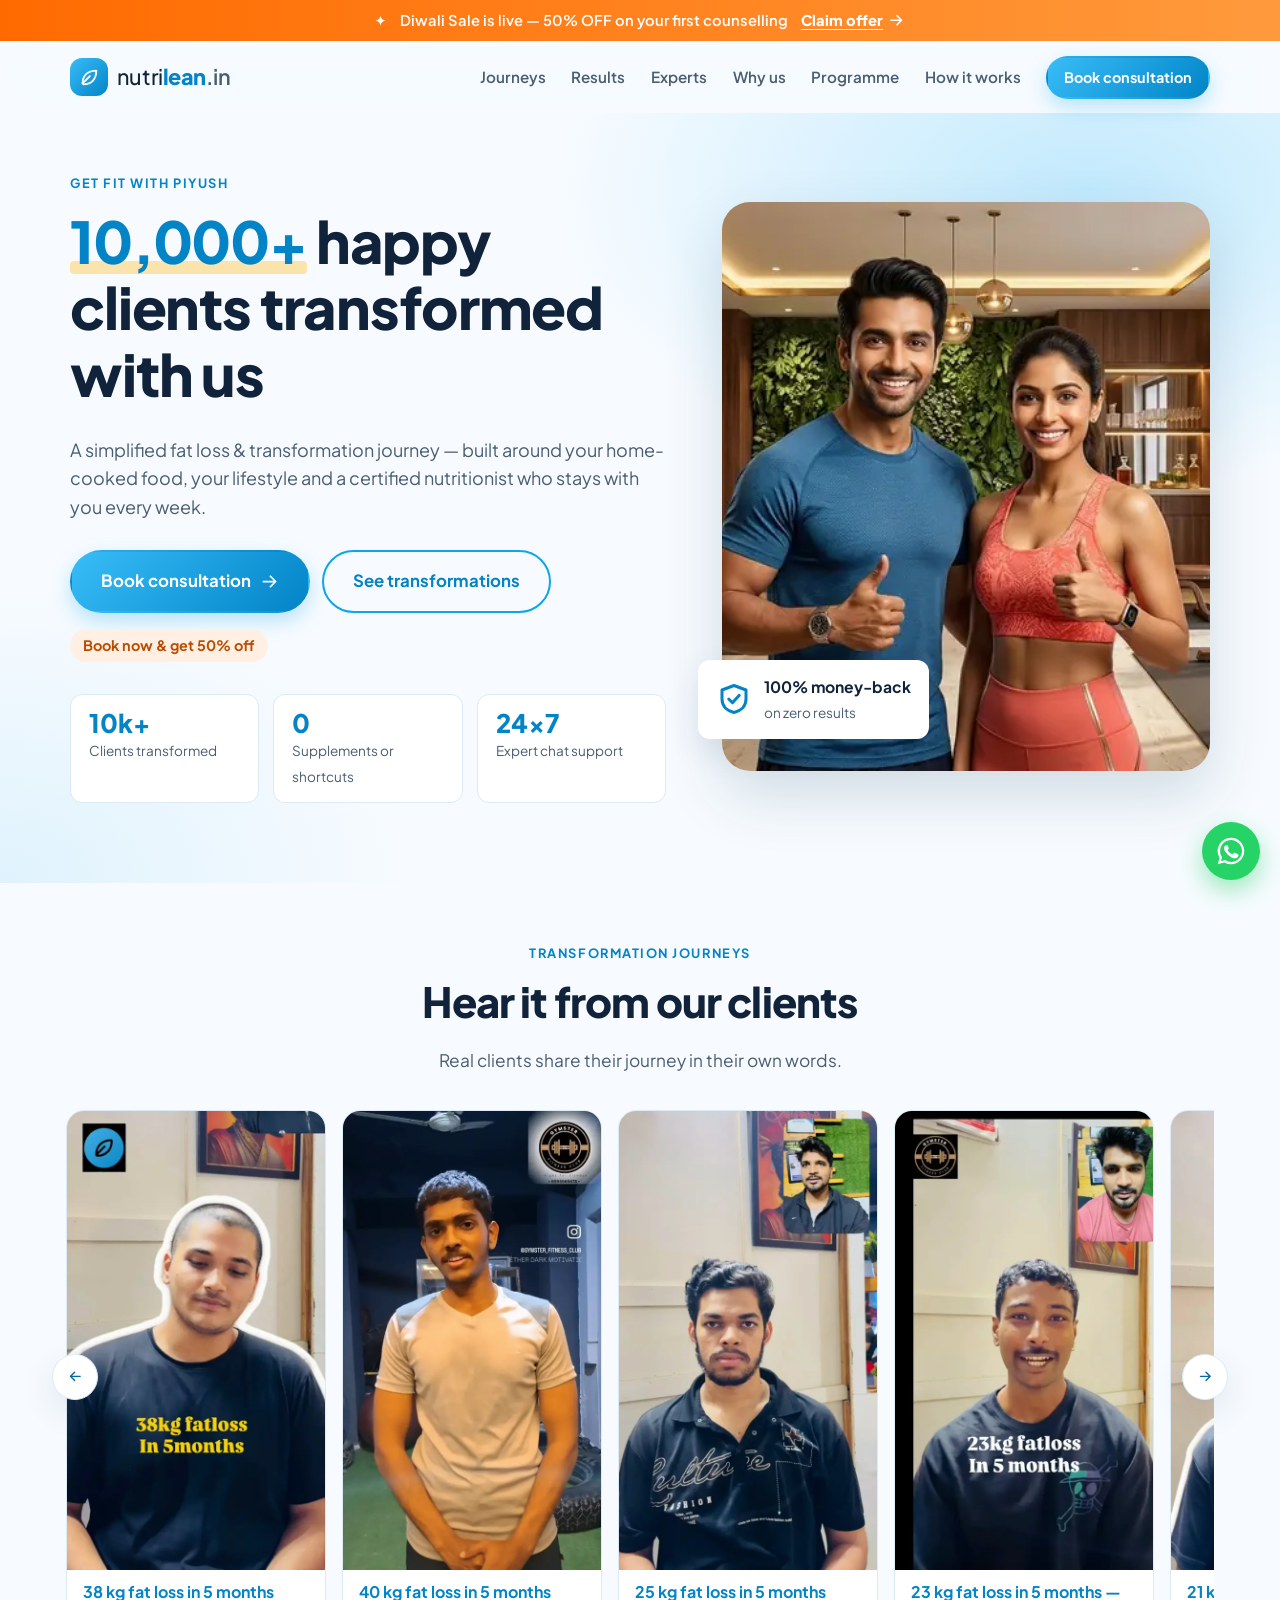
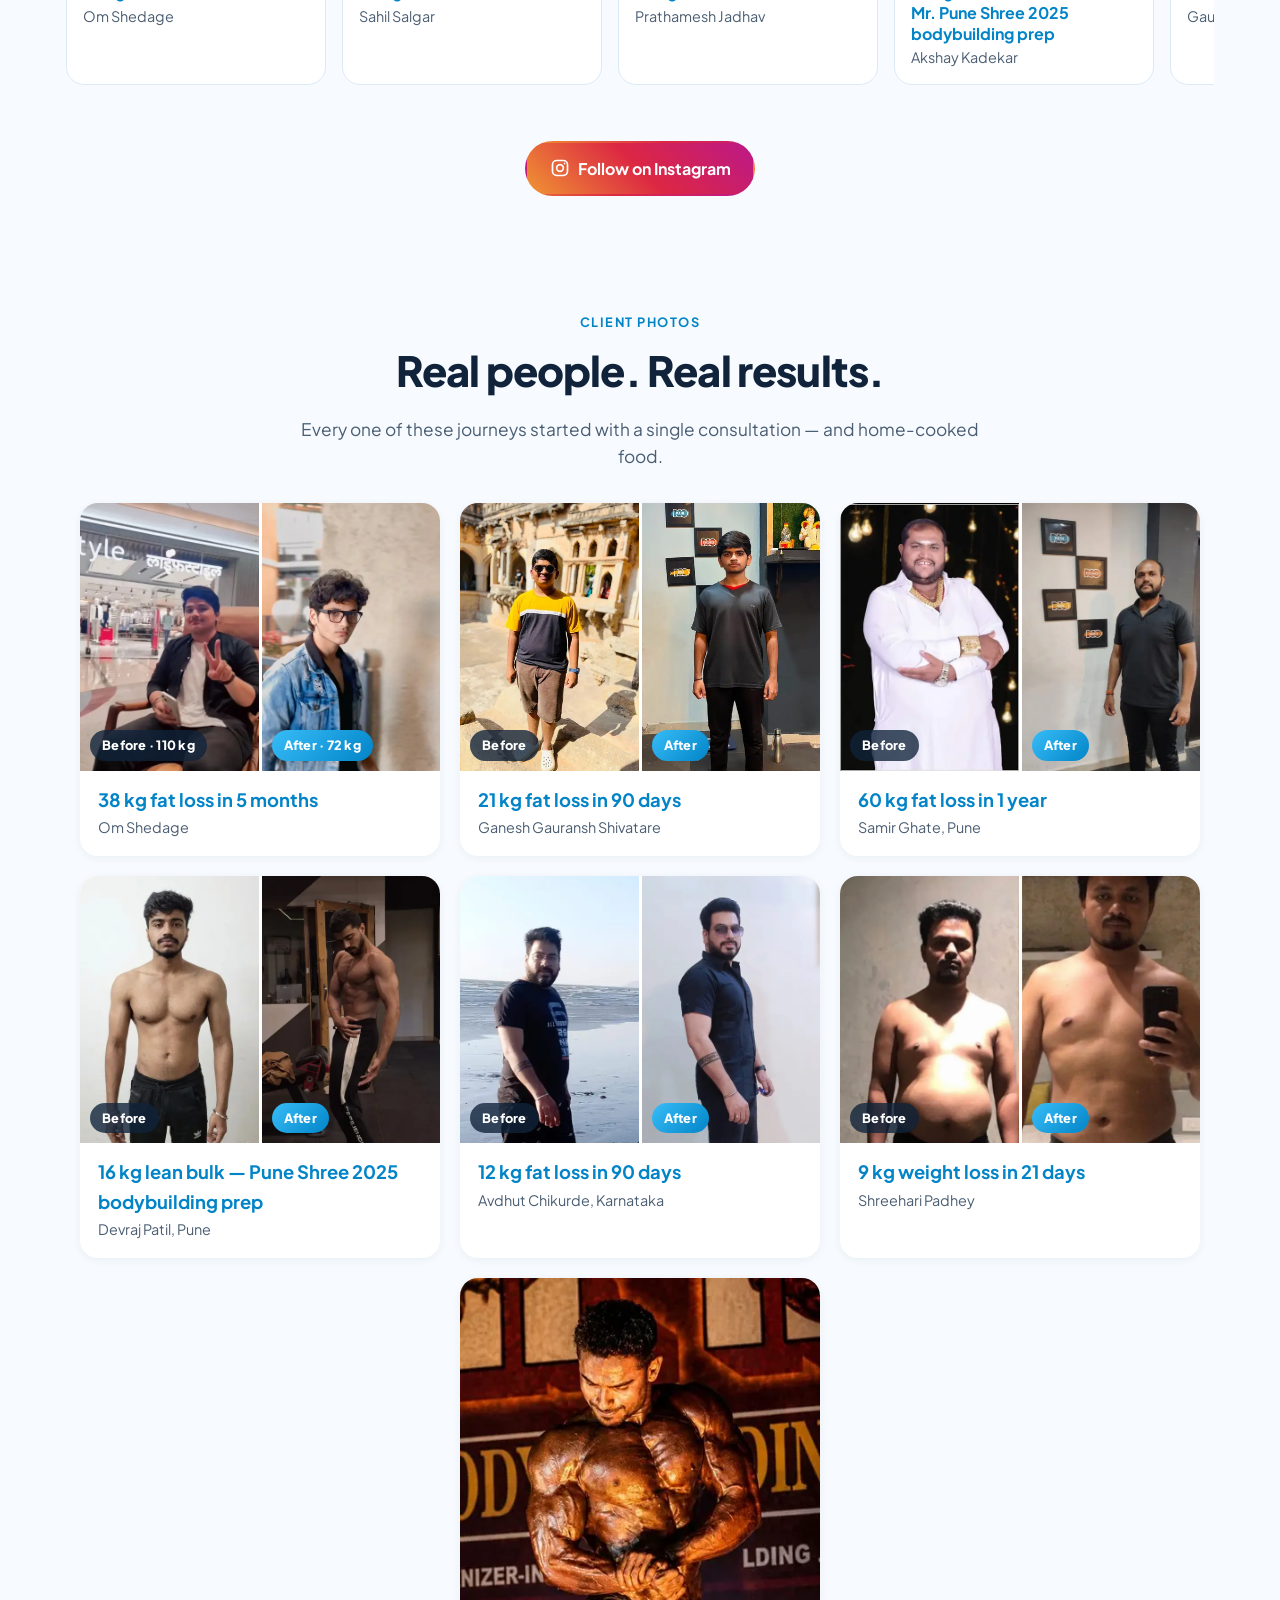
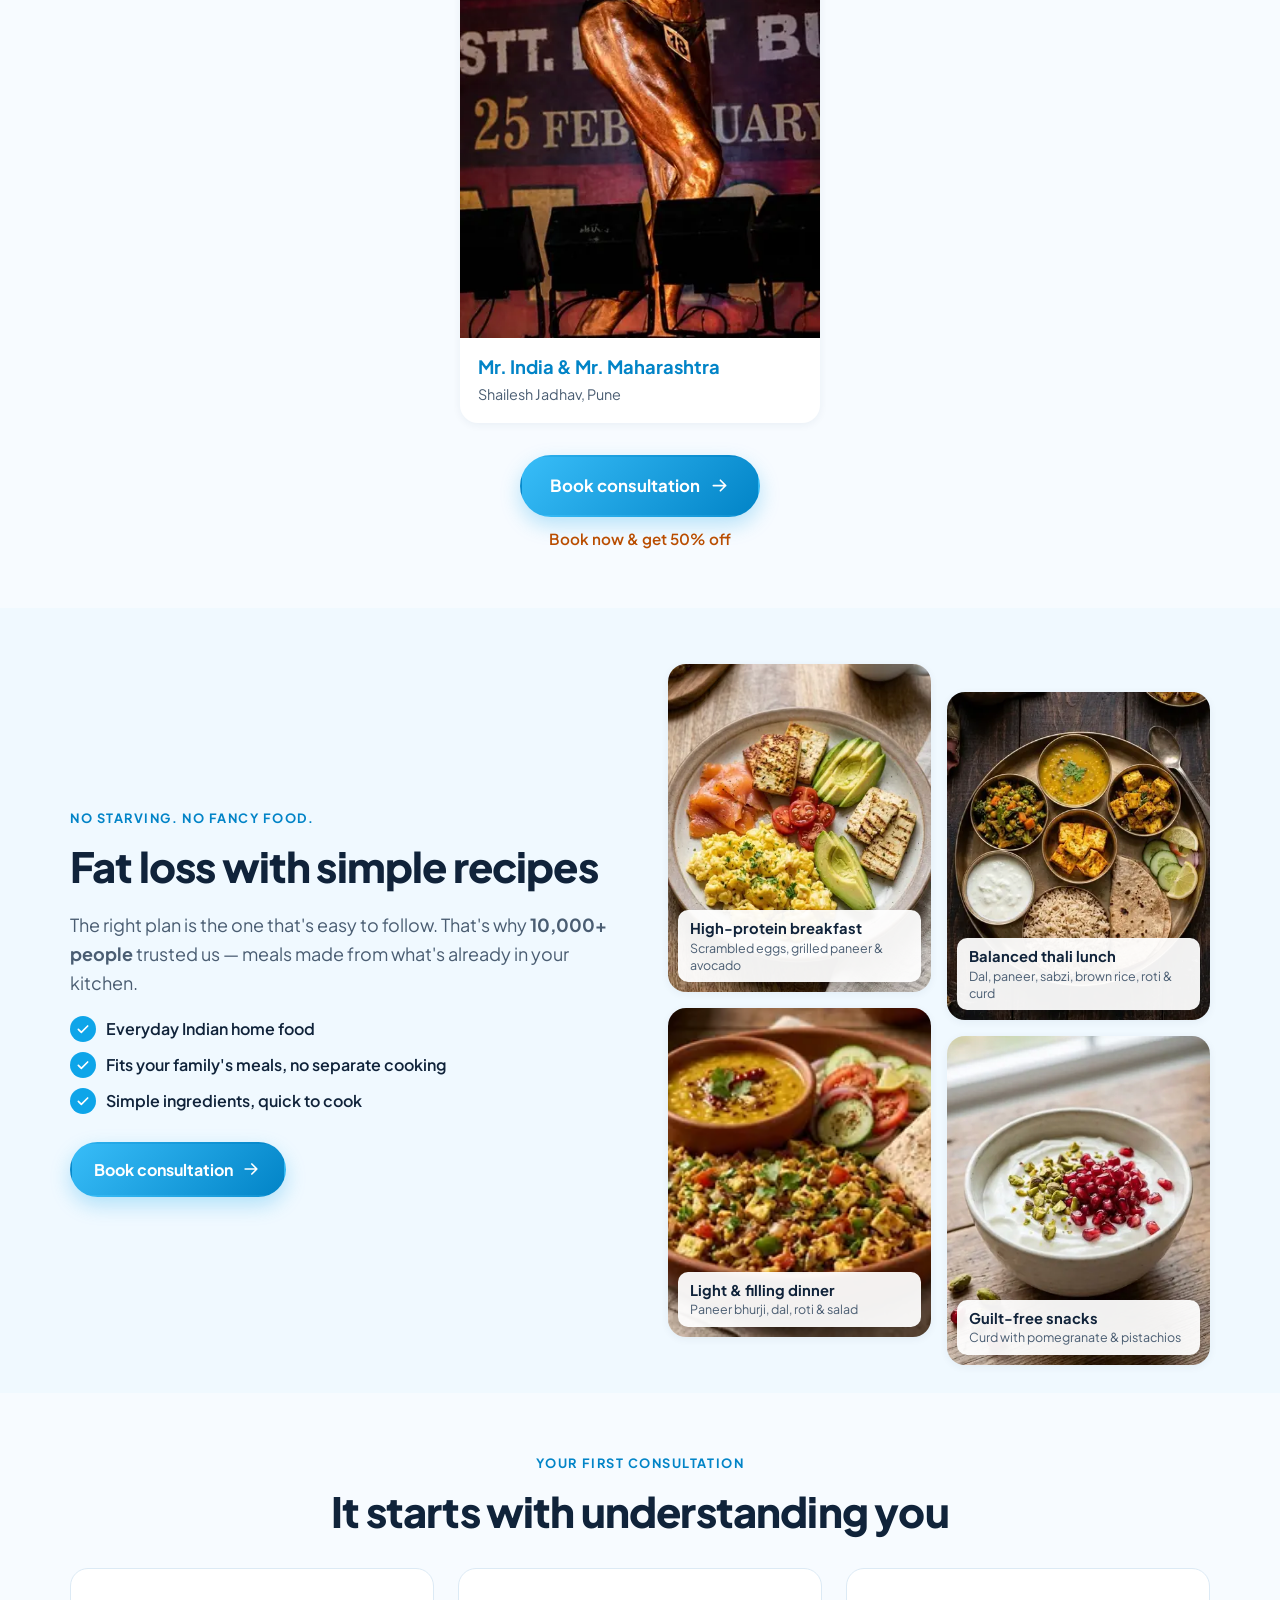
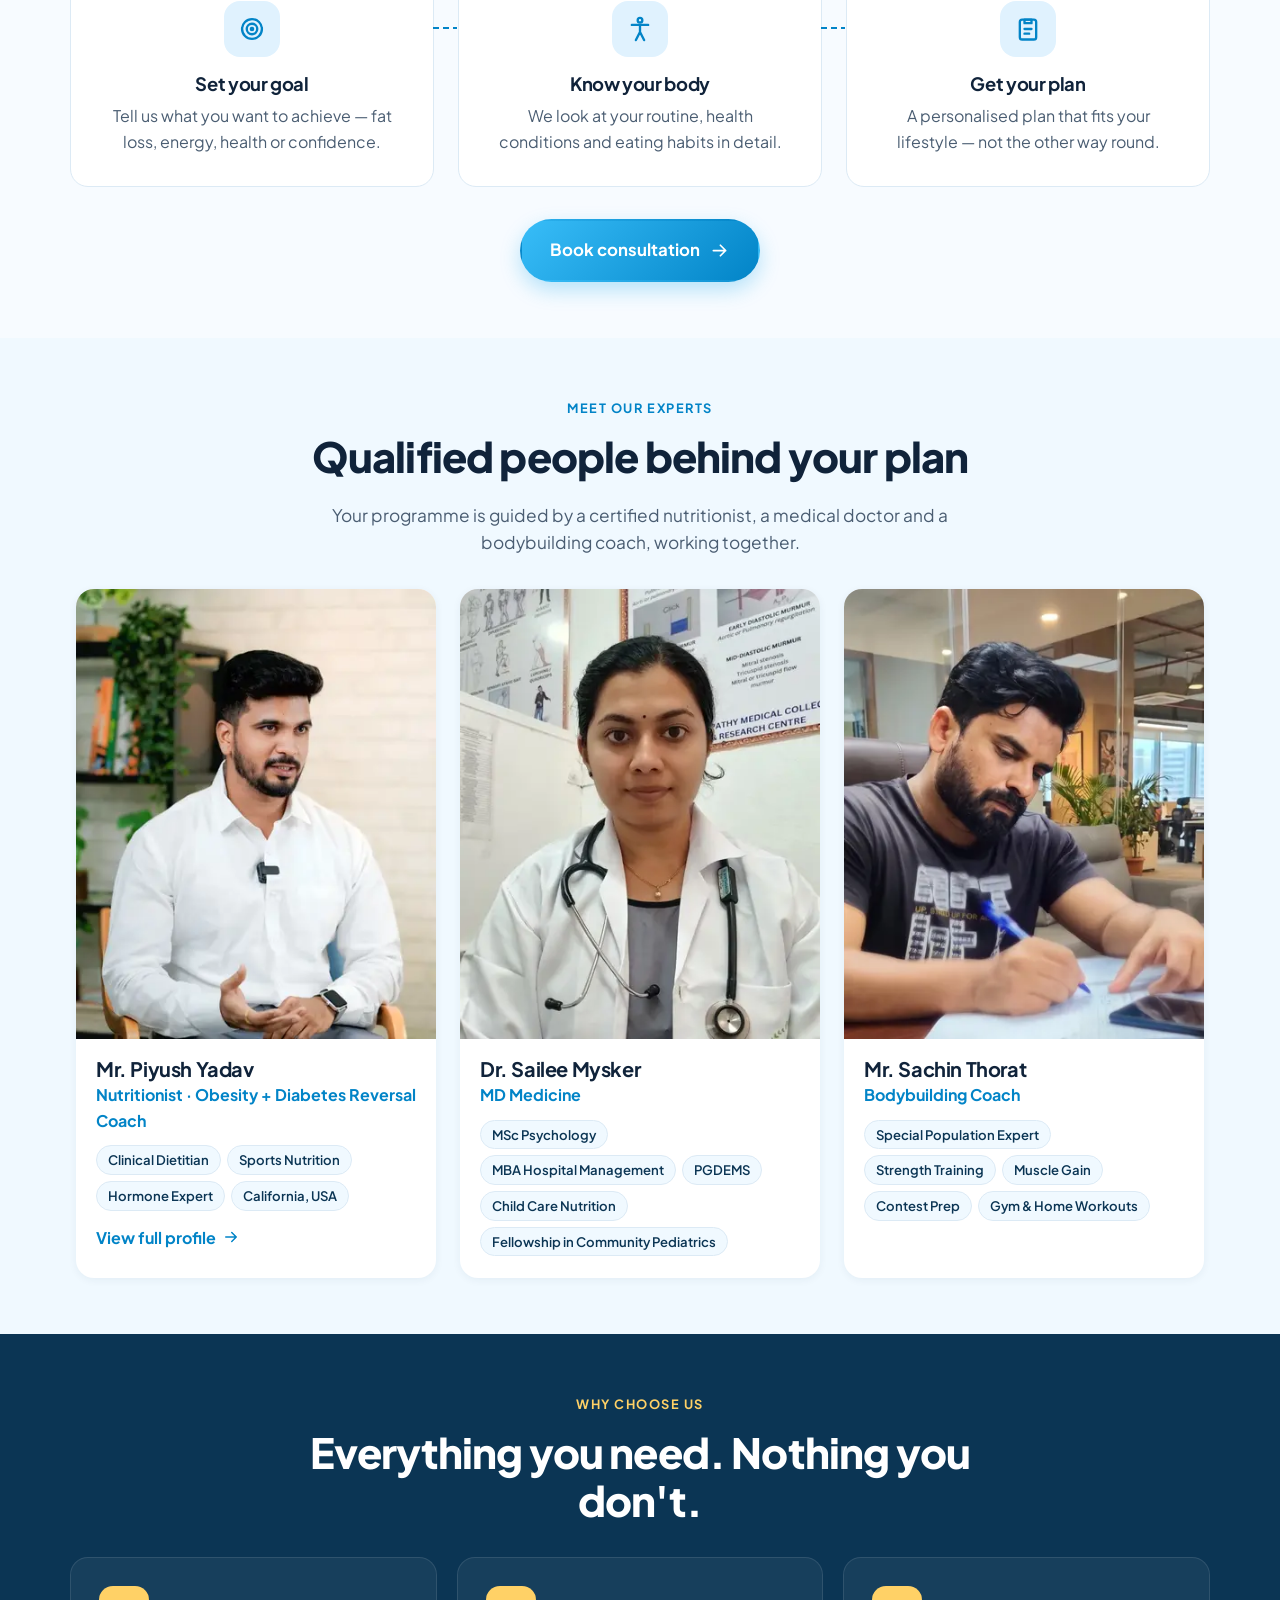
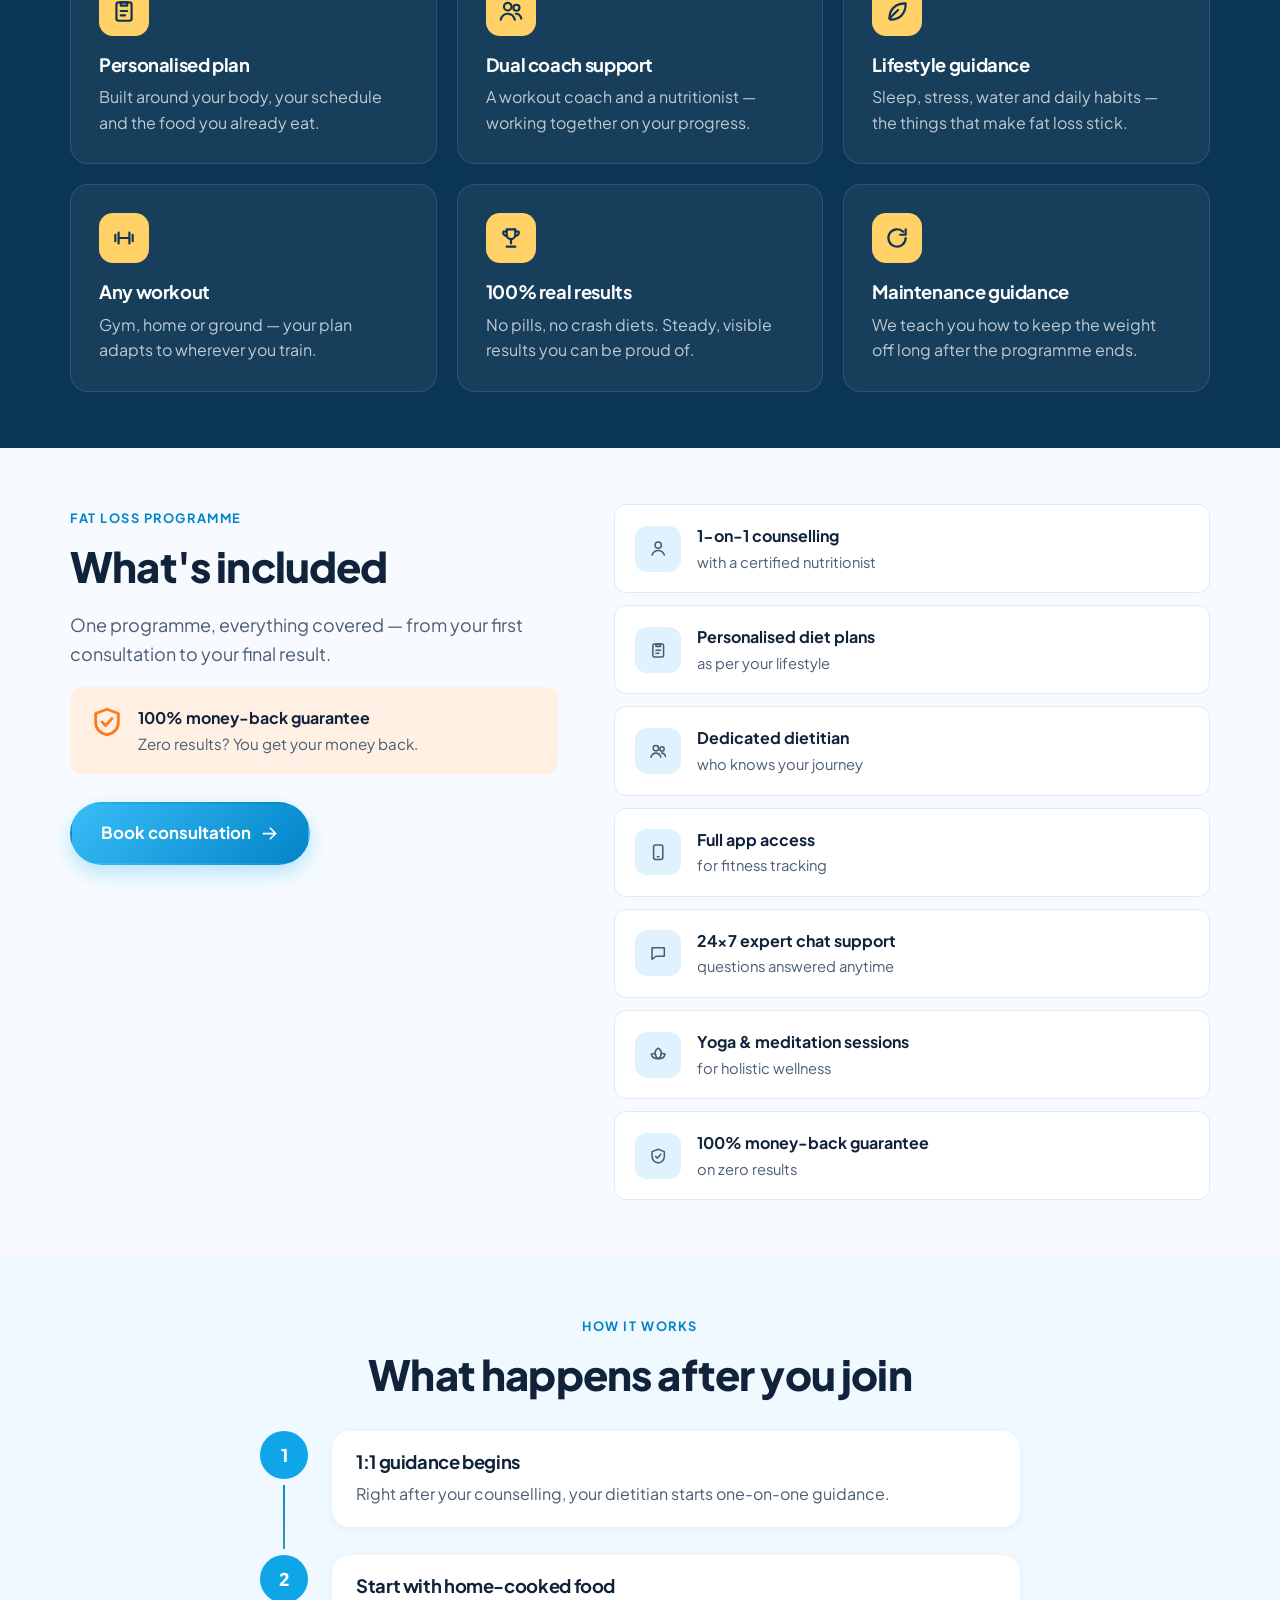
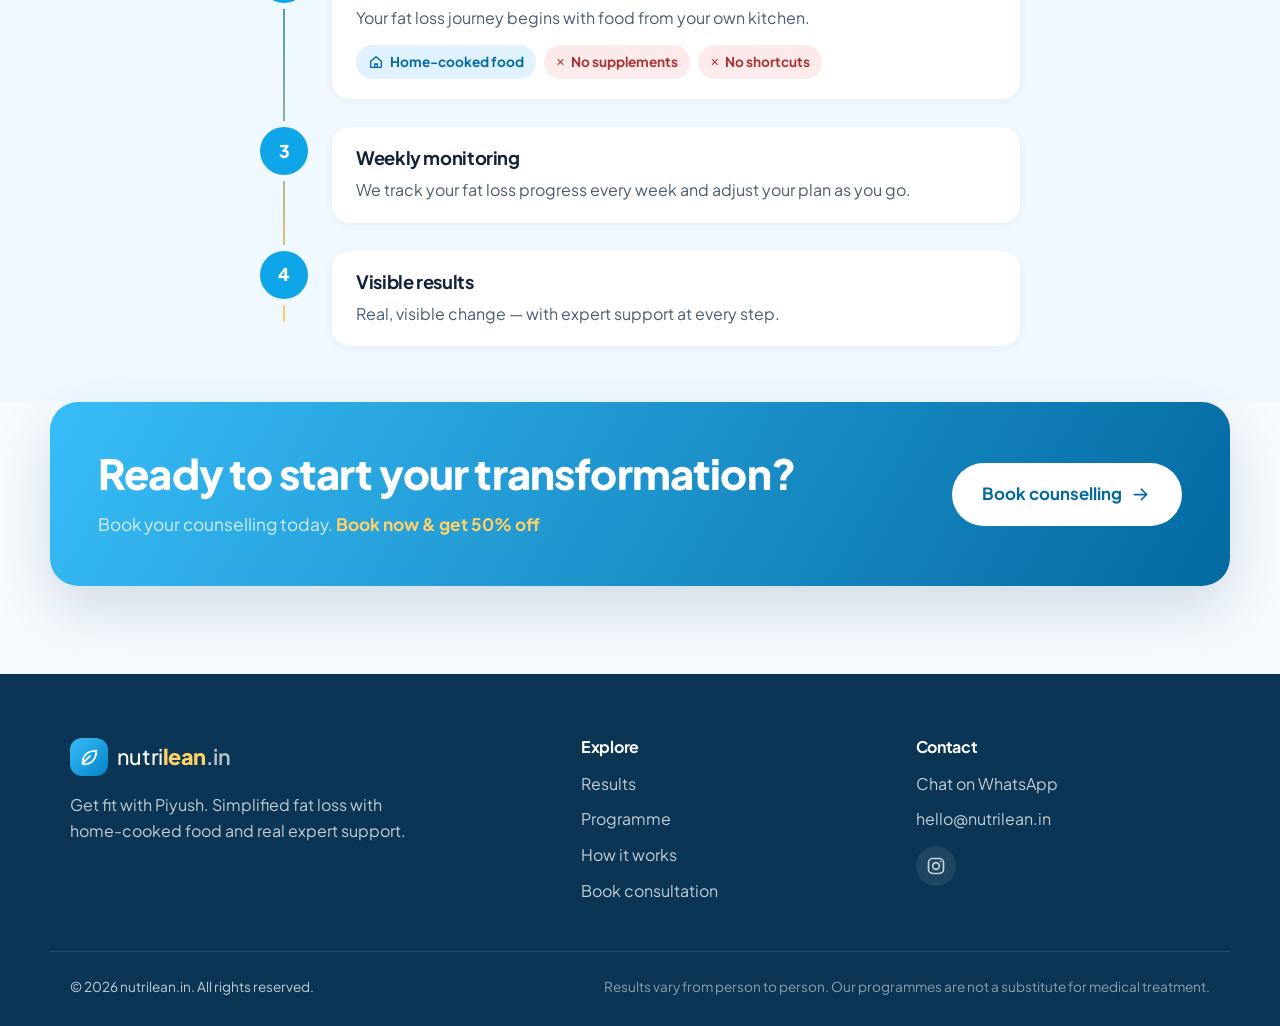
<file: index.html>
<!doctype html>
<html lang="en">
<head>
  <meta charset="utf-8">
  <meta name="viewport" content="width=device-width, initial-scale=1">
  <title>Online Fat Loss Diet Plans by Nutritionist Piyush Yadav | nutrilean.in</title>
  <meta name="description" content="Lose fat with home-cooked Indian food — no supplements, no shortcuts. Personalised diet plans, 1-on-1 nutritionist counselling, workout coach support and weekly monitoring. 10,000+ clients transformed.">
  <link rel="canonical" href="https://www.nutrilean.in/">
  <meta property="og:type" content="website">
  <meta property="og:site_name" content="nutrilean.in">
  <meta property="og:locale" content="en_IN">
  <meta property="og:url" content="https://www.nutrilean.in/">
  <meta property="og:title" content="nutrilean.in — Simplified fat loss with home-cooked food">
  <meta property="og:description" content="10,000+ clients transformed with personalised diet plans and 1-on-1 nutritionist support. Book your consultation.">
  <meta property="og:image" content="https://www.nutrilean.in/assets/images/og-image.jpg">
  <meta property="og:image:width" content="1200">
  <meta property="og:image:height" content="630">
  <meta property="og:image:alt" content="nutrilean.in — 10,000+ clients transformed">
  <meta name="twitter:card" content="summary_large_image">
  <meta name="theme-color" content="#0ea5e9">
  <link rel="icon" href="favicon.svg" type="image/svg+xml">
  <link rel="apple-touch-icon" href="assets/images/logo.png">
  <script type="application/ld+json">
  {
    "@context": "https://schema.org",
    "@graph": [
      {
        "@type": "Organization",
        "@id": "https://www.nutrilean.in/#organization",
        "name": "nutrilean.in",
        "url": "https://www.nutrilean.in/",
        "logo": "https://www.nutrilean.in/assets/images/logo.png",
        "description": "Online fat loss and nutrition coaching with personalised diet plans based on home-cooked food.",
        "sameAs": ["https://www.instagram.com/nutrilean.in"]
      },
      {
        "@type": "WebSite",
        "@id": "https://www.nutrilean.in/#website",
        "url": "https://www.nutrilean.in/",
        "name": "nutrilean.in",
        "publisher": { "@id": "https://www.nutrilean.in/#organization" },
        "inLanguage": "en-IN"
      },
      {
        "@type": "Person",
        "name": "Piyush Yadav",
        "jobTitle": "Nutritionist",
        "worksFor": { "@id": "https://www.nutrilean.in/#organization" },
        "knowsAbout": ["Clinical nutrition", "Sports nutrition", "Fat loss", "Obesity and diabetes reversal"]
      }
    ]
  }
  </script>
  <link rel="preconnect" href="https://fonts.googleapis.com">
  <link rel="preconnect" href="https://fonts.gstatic.com" crossorigin>
  <link href="https://fonts.googleapis.com/css2?family=Plus+Jakarta+Sans:wght@400;500;600;700;800&display=swap" rel="stylesheet">
  <link rel="stylesheet" href="css/styles.css">
  <script>document.documentElement.classList.add('js')</script>
  <script src="js/placeholder.js"></script>
  <script src="js/config.js"></script>
  <script src="js/main.js" defer></script>
</head>
<body>

  <!-- Icons -->
  <svg width="0" height="0" style="position:absolute" aria-hidden="true">
    <symbol id="i-check" viewBox="0 0 24 24"><path fill="none" stroke="currentColor" stroke-width="2.5" stroke-linecap="round" stroke-linejoin="round" d="M5 12.5l4.5 4.5L19 7.5"/></symbol>
    <symbol id="i-arrow" viewBox="0 0 24 24"><path fill="none" stroke="currentColor" stroke-width="2" stroke-linecap="round" stroke-linejoin="round" d="M5 12h14M13 6l6 6-6 6"/></symbol>
    <symbol id="i-user" viewBox="0 0 24 24"><g fill="none" stroke="currentColor" stroke-width="2" stroke-linecap="round"><circle cx="12" cy="8" r="4"/><path d="M4 21c1.5-4 4.5-6 8-6s6.5 2 8 6"/></g></symbol>
    <symbol id="i-users" viewBox="0 0 24 24"><g fill="none" stroke="currentColor" stroke-width="2" stroke-linecap="round"><circle cx="9" cy="8" r="3.5"/><path d="M2.5 20c1-3.5 3.5-5.5 6.5-5.5s5.5 2 6.5 5.5"/><circle cx="17" cy="9" r="2.8"/><path d="M16.5 14.5c2.6 0 4.4 1.7 5 4.5"/></g></symbol>
    <symbol id="i-leaf" viewBox="0 0 24 24"><g fill="none" stroke="currentColor" stroke-width="2" stroke-linecap="round" stroke-linejoin="round"><path d="M5 19c0-9 6-14 15-14 0 9-5 15-14 15"/><path d="M5 19l8-8"/></g></symbol>
    <symbol id="i-dumbbell" viewBox="0 0 24 24"><g fill="none" stroke="currentColor" stroke-width="2" stroke-linecap="round"><path d="M7 7v10M4 9v6M17 7v10M20 9v6M7 12h10"/></g></symbol>
    <symbol id="i-trophy" viewBox="0 0 24 24"><g fill="none" stroke="currentColor" stroke-width="2" stroke-linecap="round" stroke-linejoin="round"><path d="M8 4h8v5a4 4 0 0 1-8 0V4z"/><path d="M8 6H5a3 3 0 0 0 3 4M16 6h3a3 3 0 0 1-3 4M12 13v4M8 20h8"/></g></symbol>
    <symbol id="i-refresh" viewBox="0 0 24 24"><g fill="none" stroke="currentColor" stroke-width="2" stroke-linecap="round" stroke-linejoin="round"><path d="M20 12a8 8 0 1 1-2.3-5.7"/><path d="M20 4v5h-5"/></g></symbol>
    <symbol id="i-chat" viewBox="0 0 24 24"><path fill="none" stroke="currentColor" stroke-width="2" stroke-linejoin="round" d="M4 5h16v11H9l-5 4V5z"/></symbol>
    <symbol id="i-phone" viewBox="0 0 24 24"><g fill="none" stroke="currentColor" stroke-width="2" stroke-linecap="round"><rect x="6" y="2.5" width="12" height="19" rx="2.5"/><path d="M11 18h2"/></g></symbol>
    <symbol id="i-shield" viewBox="0 0 24 24"><g fill="none" stroke="currentColor" stroke-width="2" stroke-linecap="round" stroke-linejoin="round"><path d="M12 3l8 3v6c0 5-3.5 8-8 9-4.5-1-8-4-8-9V6l8-3z"/><path d="M8.5 12l2.5 2.5 4.5-5"/></g></symbol>
    <symbol id="i-lotus" viewBox="0 0 24 24"><g fill="none" stroke="currentColor" stroke-width="2" stroke-linecap="round" stroke-linejoin="round"><path d="M12 18c-3-2-4-5-4-8 0-2 2-5 4-6 2 1 4 4 4 6 0 3-1 6-4 8z"/><path d="M12 18c-4 0-8-2-9-6 2-1 4-1 5.5 0M12 18c4 0 8-2 9-6-2-1-4-1-5.5 0"/></g></symbol>
    <symbol id="i-clipboard" viewBox="0 0 24 24"><g fill="none" stroke="currentColor" stroke-width="2" stroke-linecap="round" stroke-linejoin="round"><rect x="5" y="4" width="14" height="17" rx="2"/><path d="M9 4h6v3H9zM9 12h6M9 16h4"/></g></symbol>
    <symbol id="i-target" viewBox="0 0 24 24"><g fill="none" stroke="currentColor" stroke-width="2"><circle cx="12" cy="12" r="8.5"/><circle cx="12" cy="12" r="4.5"/><circle cx="12" cy="12" r="1" fill="currentColor"/></g></symbol>
    <symbol id="i-body" viewBox="0 0 24 24"><g fill="none" stroke="currentColor" stroke-width="2" stroke-linecap="round"><circle cx="12" cy="4.5" r="2"/><path d="M5 8.5h14M12 8.5v6M12 14.5l-3.5 7M12 14.5l3.5 7"/></g></symbol>
    <symbol id="i-chart" viewBox="0 0 24 24"><g fill="none" stroke="currentColor" stroke-width="2" stroke-linecap="round" stroke-linejoin="round"><path d="M4 4v16h16"/><path d="M7 15l4-4 3 3 5-6"/></g></symbol>
    <symbol id="i-home" viewBox="0 0 24 24"><g fill="none" stroke="currentColor" stroke-width="2" stroke-linejoin="round"><path d="M4 11l8-7 8 7v9H4z"/><path d="M10 20v-5h4v5"/></g></symbol>
    <symbol id="i-play" viewBox="0 0 24 24"><path fill="currentColor" d="M8 5.5v13l11-6.5z"/></symbol>
    <symbol id="i-youtube" viewBox="0 0 24 24"><path fill="currentColor" d="M23 7.2a3 3 0 0 0-2.1-2.1C19 4.6 12 4.6 12 4.6s-7 0-8.9.5A3 3 0 0 0 1 7.2 31 31 0 0 0 .5 12a31 31 0 0 0 .5 4.8 3 3 0 0 0 2.1 2.1c1.9.5 8.9.5 8.9.5s7 0 8.9-.5a3 3 0 0 0 2.1-2.1 31 31 0 0 0 .5-4.8 31 31 0 0 0-.5-4.8zM9.7 15.1V8.9l5.8 3.1z"/></symbol>
    <symbol id="i-instagram" viewBox="0 0 24 24"><g fill="none" stroke="currentColor" stroke-width="2"><rect x="3" y="3" width="18" height="18" rx="5"/><circle cx="12" cy="12" r="4"/><circle cx="17.5" cy="6.5" r="1" fill="currentColor" stroke="none"/></g></symbol>
    <symbol id="i-whatsapp" viewBox="0 0 24 24"><path fill="currentColor" d="M12 2a10 10 0 0 0-8.6 15.1L2 22l5-1.3A10 10 0 1 0 12 2zm0 18.2a8.2 8.2 0 0 1-4.2-1.2l-.3-.2-3 .8.8-2.9-.2-.3A8.2 8.2 0 1 1 12 20.2zm4.5-6.1c-.2-.1-1.5-.7-1.7-.8s-.4-.1-.6.1-.7.8-.8 1-.3.2-.5.1a6.7 6.7 0 0 1-3.3-2.9c-.3-.4.3-.4.7-1.4.1-.2 0-.3 0-.4l-.8-1.8c-.2-.5-.4-.4-.6-.4h-.5a1 1 0 0 0-.7.3 3 3 0 0 0-.9 2.2 5.2 5.2 0 0 0 1.1 2.7 11.9 11.9 0 0 0 4.5 4c1.7.7 2.4.8 3.2.6a2.8 2.8 0 0 0 1.8-1.3 2.3 2.3 0 0 0 .2-1.3c-.1-.1-.3-.2-.5-.3z"/></symbol>
  </svg>

  <div class="offer-bar" data-offer-bar hidden>
    <span class="offer-bar__spark" aria-hidden="true">✦</span>
    <span data-offer-banner></span>
    <a href="book.html" class="offer-bar__link">Claim offer <svg class="icon"><use href="#i-arrow"/></svg></a>
  </div>

  <header class="site-header">
    <div class="container site-header__inner">
      <a href="index.html" class="logo" aria-label="nutrilean.in home">
        <span class="logo__mark" aria-hidden="true"><svg class="icon"><use href="#i-leaf"/></svg></span>
        <span class="logo__text">nutri<strong>lean</strong><span class="logo__tld">.in</span></span>
      </a>
      <nav class="nav" id="site-nav" aria-label="Main">
        <a href="#reviews">Journeys</a>
        <a href="#results">Results</a>
        <a href="#experts">Experts</a>
        <a href="#why-us">Why us</a>
        <a href="#programme">Programme</a>
        <a href="#journey">How it works</a>
        <a href="book.html" class="btn btn--primary btn--sm nav__cta">Book consultation</a>
      </nav>
      <button class="nav-toggle" aria-label="Open menu" aria-expanded="false" aria-controls="site-nav">
        <span></span><span></span><span></span>
      </button>
    </div>
  </header>

  <main>
    <!-- Hero -->
    <section class="hero">
      <div class="container hero__inner">
        <div class="hero__copy reveal">
          <p class="eyebrow">Get fit with <span data-coach-name>Piyush</span></p>
          <h1><span class="highlight">10,000+</span> happy clients transformed with us</h1>
          <p class="lead">A simplified fat loss &amp; transformation journey — built around your home-cooked food, your lifestyle and a certified nutritionist who stays with you every week.</p>
          <div class="hero__actions">
            <a href="book.html" class="btn btn--primary btn--lg">Book consultation <svg class="icon"><use href="#i-arrow"/></svg></a>
            <a href="#results" class="btn btn--ghost btn--lg">See transformations</a>
          </div>
          <p class="hero__offer" data-offer-cta-wrap hidden><span class="pill pill--offer" data-offer-cta></span></p>
          <ul class="hero__stats">
            <li><strong>10k+</strong><span>Clients transformed</span></li>
            <li><strong>0</strong><span>Supplements or shortcuts</span></li>
            <li><strong>24×7</strong><span>Expert chat support</span></li>
          </ul>
        </div>
        <div class="hero__media reveal">
          <img src="assets/images/money-back.webp" srcset="assets/images/money-back-400.webp 400w, assets/images/money-back.webp 800w" sizes="(max-width: 1024px) 100vw, 520px" alt="Happy, fit clients giving a thumbs up in the gym" width="900" height="1050" fetchpriority="high">
          <div class="hero__badge">
            <svg class="icon"><use href="#i-shield"/></svg>
            <div><strong>100% money-back</strong><span>on zero results</span></div>
          </div>
        </div>
      </div>
    </section>

    <!-- Reviews -->
    <section class="section" id="reviews">
      <div class="container">
        <div class="section__head reveal">
          <p class="eyebrow">Transformation journeys</p>
          <h2>Hear it from our clients</h2>
          <p>Real clients share their journey in their own words.</p>
        </div>
        <div class="video-rail">
          <button class="video-rail__btn video-rail__btn--prev" type="button" aria-label="Previous videos" data-video-prev><svg class="icon"><use href="#i-arrow"/></svg></button>
          <div class="video-track" data-videos></div>
          <button class="video-rail__btn video-rail__btn--next" type="button" aria-label="More videos" data-video-next><svg class="icon"><use href="#i-arrow"/></svg></button>
        </div>
        <div class="social-row reveal">
          <a class="btn btn--youtube" data-social="youtube" target="_blank" rel="noopener"><svg class="icon"><use href="#i-youtube"/></svg>Watch on YouTube</a>
          <a class="btn btn--instagram" data-social="instagram" target="_blank" rel="noopener"><svg class="icon"><use href="#i-instagram"/></svg>Follow on Instagram</a>
        </div>
      </div>
    </section>

    <!-- Transformations -->
    <section class="section" id="results">
      <div class="container">
        <div class="section__head reveal">
          <p class="eyebrow">Client photos</p>
          <h2>Real people. Real results.</h2>
          <p>Every one of these journeys started with a single consultation — and home-cooked food.</p>
        </div>
        <div class="transform-grid" data-transformations></div>
        <div class="section__cta reveal">
          <a href="book.html" class="btn btn--primary btn--lg">Book consultation <svg class="icon"><use href="#i-arrow"/></svg></a>
          <span class="section__cta-note" data-offer-cta></span>
        </div>
      </div>
    </section>

    <!-- Simple recipes -->
    <section class="section section--tint">
      <div class="container split">
        <div class="split__copy reveal">
          <p class="eyebrow">No starving. No fancy food.</p>
          <h2>Fat loss with simple recipes</h2>
          <p class="lead">The right plan is the one that's easy to follow. That's why <strong>10,000+ people</strong> trusted us — meals made from what's already in your kitchen.</p>
          <ul class="checklist">
            <li><svg class="icon"><use href="#i-check"/></svg>Everyday Indian home food</li>
            <li><svg class="icon"><use href="#i-check"/></svg>Fits your family's meals, no separate cooking</li>
            <li><svg class="icon"><use href="#i-check"/></svg>Simple ingredients, quick to cook</li>
          </ul>
          <a href="book.html" class="btn btn--primary">Book consultation <svg class="icon"><use href="#i-arrow"/></svg></a>
        </div>
        <div class="recipe-grid reveal">
          <figure class="recipe-card">
            <img src="assets/images/recipes/breakfast.webp" srcset="assets/images/recipes/breakfast-400.webp 400w, assets/images/recipes/breakfast.webp 800w" sizes="(max-width: 1024px) 50vw, 280px" alt="Scrambled eggs with grilled paneer, avocado and cherry tomatoes" width="600" height="600" loading="lazy" decoding="async">
            <figcaption><strong>High-protein breakfast</strong><span>Scrambled eggs, grilled paneer &amp; avocado</span></figcaption>
          </figure>
          <figure class="recipe-card">
            <img src="assets/images/recipes/thali.webp" srcset="assets/images/recipes/thali-400.webp 400w, assets/images/recipes/thali.webp 800w" sizes="(max-width: 1024px) 50vw, 280px" alt="Indian thali with dal, paneer, mixed sabzi, brown rice, roti and curd" width="600" height="600" loading="lazy" decoding="async">
            <figcaption><strong>Balanced thali lunch</strong><span>Dal, paneer, sabzi, brown rice, roti &amp; curd</span></figcaption>
          </figure>
          <figure class="recipe-card">
            <img src="assets/images/recipes/dinner.webp" srcset="assets/images/recipes/dinner-400.webp 400w, assets/images/recipes/dinner.webp 800w" sizes="(max-width: 1024px) 50vw, 280px" alt="Paneer bhurji with dal, roti and salad" width="600" height="600" loading="lazy" decoding="async">
            <figcaption><strong>Light &amp; filling dinner</strong><span>Paneer bhurji, dal, roti &amp; salad</span></figcaption>
          </figure>
          <figure class="recipe-card">
            <img src="assets/images/recipes/snacks.webp" srcset="assets/images/recipes/snacks-400.webp 400w, assets/images/recipes/snacks.webp 800w" sizes="(max-width: 1024px) 50vw, 280px" alt="Bowl of curd topped with pomegranate and pistachios" width="600" height="600" loading="lazy" decoding="async">
            <figcaption><strong>Guilt-free snacks</strong><span>Curd with pomegranate &amp; pistachios</span></figcaption>
          </figure>
        </div>
      </div>
    </section>

    <!-- Consultation path -->
    <section class="section">
      <div class="container">
        <div class="section__head reveal">
          <p class="eyebrow">Your first consultation</p>
          <h2>It starts with understanding you</h2>
        </div>
        <ol class="path reveal">
          <li class="path__step">
            <span class="path__icon"><svg class="icon"><use href="#i-target"/></svg></span>
            <h3>Set your goal</h3>
            <p>Tell us what you want to achieve — fat loss, energy, health or confidence.</p>
          </li>
          <li class="path__step">
            <span class="path__icon"><svg class="icon"><use href="#i-body"/></svg></span>
            <h3>Know your body</h3>
            <p>We look at your routine, health conditions and eating habits in detail.</p>
          </li>
          <li class="path__step">
            <span class="path__icon"><svg class="icon"><use href="#i-clipboard"/></svg></span>
            <h3>Get your plan</h3>
            <p>A personalised plan that fits your lifestyle — not the other way round.</p>
          </li>
        </ol>
        <div class="section__cta reveal">
          <a href="book.html" class="btn btn--primary btn--lg">Book consultation <svg class="icon"><use href="#i-arrow"/></svg></a>
        </div>
      </div>
    </section>

    <!-- Experts -->
    <section class="section section--tint" id="experts">
      <div class="container">
        <div class="section__head reveal">
          <p class="eyebrow">Meet our experts</p>
          <h2>Qualified people behind your plan</h2>
          <p>Your programme is guided by a certified nutritionist, a medical doctor and a bodybuilding coach, working together.</p>
        </div>
        <div class="expert-grid">
          <a class="expert-card reveal" href="experts/piyush-yadav">
            <img src="assets/images/experts/piyush-yadav.webp" srcset="assets/images/experts/piyush-yadav-400.webp 400w, assets/images/experts/piyush-yadav.webp 682w" sizes="(max-width: 600px) 100vw, 380px" alt="Mr. Piyush Yadav, nutritionist" width="682" height="853" loading="lazy" decoding="async">
            <div class="expert-card__body">
              <h3>Mr. Piyush Yadav</h3>
              <p class="expert-card__role">Nutritionist · Obesity + Diabetes Reversal Coach</p>
              <ul class="expert-card__creds">
                <li>Clinical Dietitian</li>
                <li>Sports Nutrition</li>
                <li>Hormone Expert</li>
                <li>California, USA</li>
              </ul>
              <span class="expert-card__more">View full profile <svg class="icon"><use href="#i-arrow"/></svg></span>
            </div>
          </a>
          <article class="expert-card reveal">
            <img src="assets/images/experts/sailee-mysker.webp" srcset="assets/images/experts/sailee-mysker-400.webp 400w, assets/images/experts/sailee-mysker.webp 800w" sizes="(max-width: 600px) 100vw, 380px" alt="Dr. Sailee Mysker" width="800" height="1000" loading="lazy" decoding="async">
            <div class="expert-card__body">
              <h3>Dr. Sailee Mysker</h3>
              <p class="expert-card__role">MD Medicine</p>
              <ul class="expert-card__creds">
                <li>MSc Psychology</li>
                <li>MBA Hospital Management</li>
                <li>PGDEMS</li>
                <li>Child Care Nutrition</li>
                <li>Fellowship in Community Pediatrics</li>
              </ul>
            </div>
          </article>
          <article class="expert-card reveal">
            <img src="assets/images/experts/sachin-thorat.webp" srcset="assets/images/experts/sachin-thorat-400.webp 400w, assets/images/experts/sachin-thorat.webp 800w" sizes="(max-width: 600px) 100vw, 380px" alt="Mr. Sachin Thorat, bodybuilding coach" width="800" height="1000" loading="lazy" decoding="async">
            <div class="expert-card__body">
              <h3>Mr. Sachin Thorat</h3>
              <p class="expert-card__role">Bodybuilding Coach</p>
              <ul class="expert-card__creds">
                <li>Special Population Expert</li>
                <li>Strength Training</li>
                <li>Muscle Gain</li>
                <li>Contest Prep</li>
                <li>Gym &amp; Home Workouts</li>
              </ul>
            </div>
          </article>
        </div>
      </div>
    </section>

    <!-- Why choose us -->
    <section class="section section--dark" id="why-us">
      <div class="container">
        <div class="section__head reveal">
          <p class="eyebrow">Why choose us</p>
          <h2>Everything you need. Nothing you don't.</h2>
        </div>
        <div class="feature-grid">
          <article class="feature reveal">
            <span class="feature__icon"><svg class="icon"><use href="#i-clipboard"/></svg></span>
            <h3>Personalised plan</h3>
            <p>Built around your body, your schedule and the food you already eat.</p>
          </article>
          <article class="feature reveal">
            <span class="feature__icon"><svg class="icon"><use href="#i-users"/></svg></span>
            <h3>Dual coach support</h3>
            <p>A workout coach and a nutritionist — working together on your progress.</p>
          </article>
          <article class="feature reveal">
            <span class="feature__icon"><svg class="icon"><use href="#i-leaf"/></svg></span>
            <h3>Lifestyle guidance</h3>
            <p>Sleep, stress, water and daily habits — the things that make fat loss stick.</p>
          </article>
          <article class="feature reveal">
            <span class="feature__icon"><svg class="icon"><use href="#i-dumbbell"/></svg></span>
            <h3>Any workout</h3>
            <p>Gym, home or ground — your plan adapts to wherever you train.</p>
          </article>
          <article class="feature reveal">
            <span class="feature__icon"><svg class="icon"><use href="#i-trophy"/></svg></span>
            <h3>100% real results</h3>
            <p>No pills, no crash diets. Steady, visible results you can be proud of.</p>
          </article>
          <article class="feature reveal">
            <span class="feature__icon"><svg class="icon"><use href="#i-refresh"/></svg></span>
            <h3>Maintenance guidance</h3>
            <p>We teach you how to keep the weight off long after the programme ends.</p>
          </article>
        </div>
      </div>
    </section>

    <!-- Programme -->
    <section class="section" id="programme">
      <div class="container programme">
        <div class="programme__copy reveal">
          <p class="eyebrow">Fat Loss Programme</p>
          <h2>What's included</h2>
          <p class="lead">One programme, everything covered — from your first consultation to your final result.</p>
          <div class="guarantee">
            <svg class="icon"><use href="#i-shield"/></svg>
            <div>
              <strong>100% money-back guarantee</strong>
              <span>Zero results? You get your money back.</span>
            </div>
          </div>
          <a href="book.html" class="btn btn--primary btn--lg">Book consultation <svg class="icon"><use href="#i-arrow"/></svg></a>
        </div>
        <ul class="includes reveal">
          <li><span class="includes__icon"><svg class="icon"><use href="#i-user"/></svg></span><div><strong>1-on-1 counselling</strong><span>with a certified nutritionist</span></div></li>
          <li><span class="includes__icon"><svg class="icon"><use href="#i-clipboard"/></svg></span><div><strong>Personalised diet plans</strong><span>as per your lifestyle</span></div></li>
          <li><span class="includes__icon"><svg class="icon"><use href="#i-users"/></svg></span><div><strong>Dedicated dietitian</strong><span>who knows your journey</span></div></li>
          <li><span class="includes__icon"><svg class="icon"><use href="#i-phone"/></svg></span><div><strong>Full app access</strong><span>for fitness tracking</span></div></li>
          <li><span class="includes__icon"><svg class="icon"><use href="#i-chat"/></svg></span><div><strong>24×7 expert chat support</strong><span>questions answered anytime</span></div></li>
          <li><span class="includes__icon"><svg class="icon"><use href="#i-lotus"/></svg></span><div><strong>Yoga &amp; meditation sessions</strong><span>for holistic wellness</span></div></li>
          <li><span class="includes__icon"><svg class="icon"><use href="#i-shield"/></svg></span><div><strong>100% money-back guarantee</strong><span>on zero results</span></div></li>
        </ul>
      </div>
    </section>

    <!-- After you buy -->
    <section class="section section--tint" id="journey">
      <div class="container">
        <div class="section__head reveal">
          <p class="eyebrow">How it works</p>
          <h2>What happens after you join</h2>
        </div>
        <ol class="timeline">
          <li class="timeline__item reveal">
            <span class="timeline__num">1</span>
            <div>
              <h3>1:1 guidance begins</h3>
              <p>Right after your counselling, your dietitian starts one-on-one guidance.</p>
            </div>
          </li>
          <li class="timeline__item reveal">
            <span class="timeline__num">2</span>
            <div>
              <h3>Start with home-cooked food</h3>
              <p>Your fat loss journey begins with food from your own kitchen.</p>
              <div class="tags">
                <span class="tag"><svg class="icon"><use href="#i-home"/></svg>Home-cooked food</span>
                <span class="tag tag--no">No supplements</span>
                <span class="tag tag--no">No shortcuts</span>
              </div>
            </div>
          </li>
          <li class="timeline__item reveal">
            <span class="timeline__num">3</span>
            <div>
              <h3>Weekly monitoring</h3>
              <p>We track your fat loss progress every week and adjust your plan as you go.</p>
            </div>
          </li>
          <li class="timeline__item reveal">
            <span class="timeline__num">4</span>
            <div>
              <h3>Visible results</h3>
              <p>Real, visible change — with expert support at every step.</p>
            </div>
          </li>
        </ol>
      </div>
    </section>

    <!-- Final CTA -->
    <section class="cta-band">
      <div class="container cta-band__inner reveal">
        <div>
          <h2>Ready to start your transformation?</h2>
          <p>Book your counselling today. <span data-offer-cta></span></p>
        </div>
        <a href="book.html" class="btn btn--light btn--lg">Book counselling <svg class="icon"><use href="#i-arrow"/></svg></a>
      </div>
    </section>
  </main>

  <footer class="site-footer">
    <div class="container site-footer__inner">
      <div class="site-footer__brand">
        <a href="index.html" class="logo logo--light">
          <span class="logo__mark" aria-hidden="true"><svg class="icon"><use href="#i-leaf"/></svg></span>
          <span class="logo__text">nutri<strong>lean</strong><span class="logo__tld">.in</span></span>
        </a>
        <p>Get fit with <span data-coach-name>Piyush</span>. Simplified fat loss with home-cooked food and real expert support.</p>
      </div>
      <div>
        <h4>Explore</h4>
        <ul>
          <li><a href="#results">Results</a></li>
          <li><a href="#programme">Programme</a></li>
          <li><a href="#journey">How it works</a></li>
          <li><a href="book.html">Book consultation</a></li>
        </ul>
      </div>
      <div>
        <h4>Contact</h4>
        <ul>
          <li><a data-whatsapp-link target="_blank" rel="noopener">Chat on WhatsApp</a></li>
          <li><a data-email-link></a></li>
          <li class="site-footer__social">
            <a data-social="instagram" target="_blank" rel="noopener" aria-label="Instagram"><svg class="icon"><use href="#i-instagram"/></svg></a>
            <a data-social="youtube" target="_blank" rel="noopener" aria-label="YouTube"><svg class="icon"><use href="#i-youtube"/></svg></a>
          </li>
        </ul>
      </div>
    </div>
    <div class="container site-footer__bottom">
      <p>© <span data-year></span> nutrilean.in. All rights reserved.</p>
      <p class="site-footer__note">Results vary from person to person. Our programmes are not a substitute for medical treatment.</p>
    </div>
  </footer>

  <a class="whatsapp-float" data-whatsapp-link target="_blank" rel="noopener" aria-label="Chat on WhatsApp">
    <svg class="icon"><use href="#i-whatsapp"/></svg>
  </a>
</body>
</html>
</file>
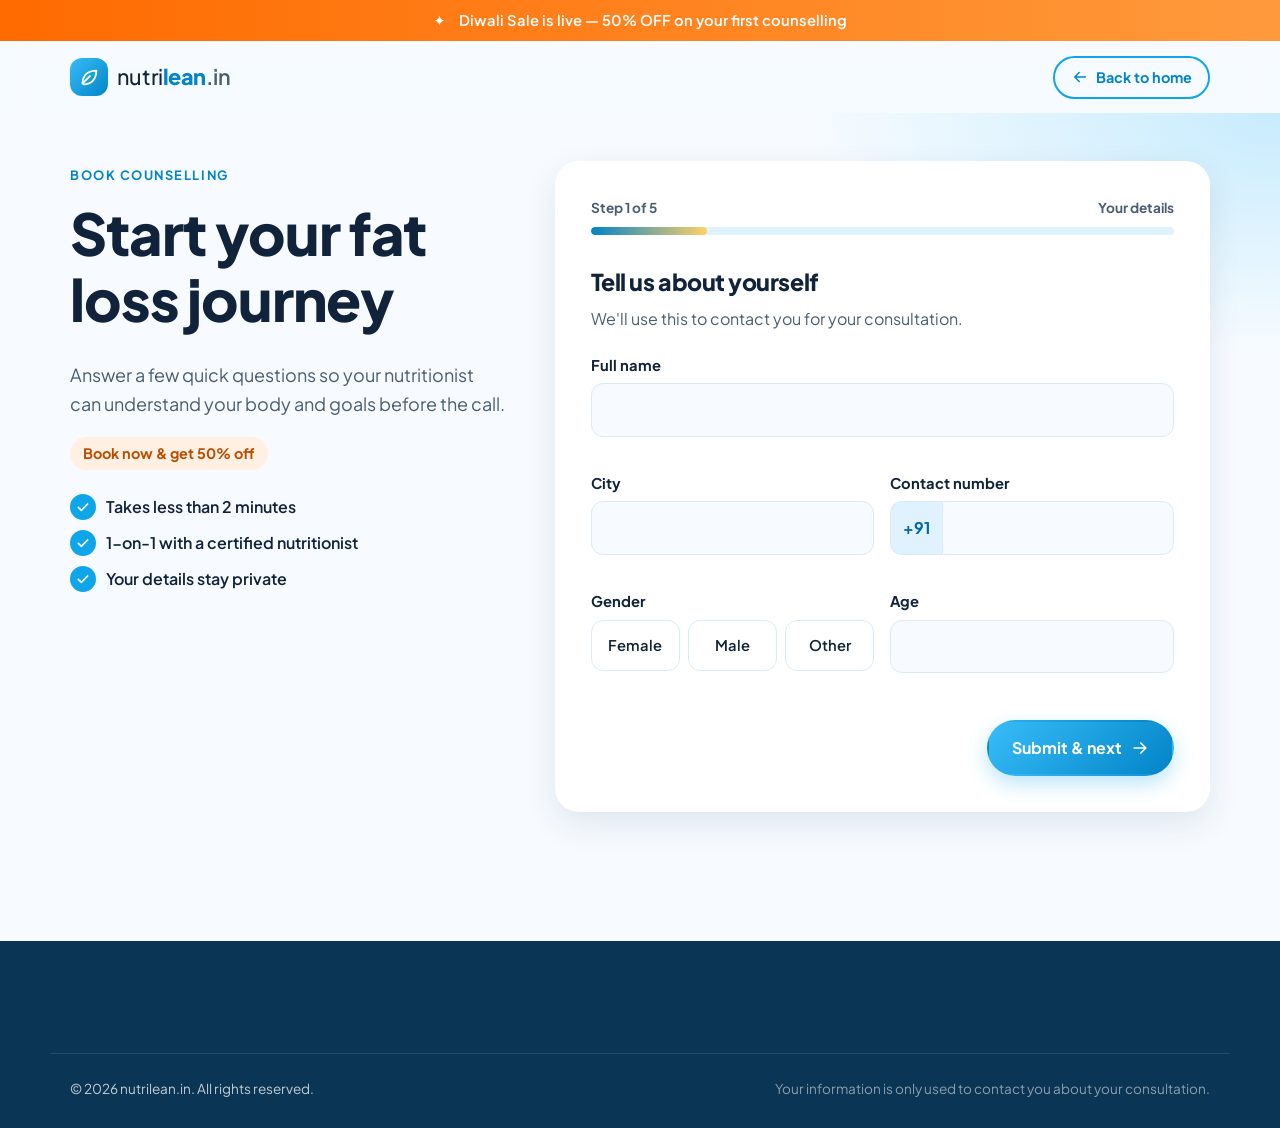
<file: book.html>
<!doctype html>
<html lang="en">
<head>
  <meta charset="utf-8">
  <meta name="viewport" content="width=device-width, initial-scale=1">
  <title>Book Consultation — nutrilean.in</title>
  <meta name="description" content="Book your 1-on-1 fat loss counselling with a nutritionist at nutrilean.in. Pick a slot from Thursday to Sunday — takes less than 2 minutes.">
  <link rel="canonical" href="https://www.nutrilean.in/book">
  <meta property="og:type" content="website">
  <meta property="og:site_name" content="nutrilean.in">
  <meta property="og:url" content="https://www.nutrilean.in/book">
  <meta property="og:title" content="Book your fat loss consultation — nutrilean.in">
  <meta property="og:description" content="1-on-1 counselling with a nutritionist. Pick your slot in under 2 minutes.">
  <meta property="og:image" content="https://www.nutrilean.in/assets/images/og-image.jpg">
  <meta property="og:image:width" content="1200">
  <meta property="og:image:height" content="630">
  <meta name="twitter:card" content="summary_large_image">
  <meta name="theme-color" content="#0ea5e9">
  <link rel="icon" href="favicon.svg" type="image/svg+xml">
  <link rel="apple-touch-icon" href="assets/images/logo.png">
  <link rel="preconnect" href="https://fonts.googleapis.com">
  <link rel="preconnect" href="https://fonts.gstatic.com" crossorigin>
  <link href="https://fonts.googleapis.com/css2?family=Plus+Jakarta+Sans:wght@400;500;600;700;800&display=swap" rel="stylesheet">
  <link rel="stylesheet" href="css/styles.css">
  <script>document.documentElement.classList.add('js')</script>
  <script src="js/placeholder.js"></script>
  <script src="js/config.js"></script>
  <script src="js/main.js" defer></script>
  <script src="js/book.js" defer></script>
</head>
<body>

  <svg width="0" height="0" style="position:absolute" aria-hidden="true">
    <symbol id="i-check" viewBox="0 0 24 24"><path fill="none" stroke="currentColor" stroke-width="2.5" stroke-linecap="round" stroke-linejoin="round" d="M5 12.5l4.5 4.5L19 7.5"/></symbol>
    <symbol id="i-arrow" viewBox="0 0 24 24"><path fill="none" stroke="currentColor" stroke-width="2" stroke-linecap="round" stroke-linejoin="round" d="M5 12h14M13 6l6 6-6 6"/></symbol>
    <symbol id="i-back" viewBox="0 0 24 24"><path fill="none" stroke="currentColor" stroke-width="2" stroke-linecap="round" stroke-linejoin="round" d="M19 12H5M11 6l-6 6 6 6"/></symbol>
    <symbol id="i-leaf" viewBox="0 0 24 24"><g fill="none" stroke="currentColor" stroke-width="2" stroke-linecap="round" stroke-linejoin="round"><path d="M5 19c0-9 6-14 15-14 0 9-5 15-14 15"/><path d="M5 19l8-8"/></g></symbol>
    <symbol id="i-whatsapp" viewBox="0 0 24 24"><path fill="currentColor" d="M12 2a10 10 0 0 0-8.6 15.1L2 22l5-1.3A10 10 0 1 0 12 2zm0 18.2a8.2 8.2 0 0 1-4.2-1.2l-.3-.2-3 .8.8-2.9-.2-.3A8.2 8.2 0 1 1 12 20.2zm4.5-6.1c-.2-.1-1.5-.7-1.7-.8s-.4-.1-.6.1-.7.8-.8 1-.3.2-.5.1a6.7 6.7 0 0 1-3.3-2.9c-.3-.4.3-.4.7-1.4.1-.2 0-.3 0-.4l-.8-1.8c-.2-.5-.4-.4-.6-.4h-.5a1 1 0 0 0-.7.3 3 3 0 0 0-.9 2.2 5.2 5.2 0 0 0 1.1 2.7 11.9 11.9 0 0 0 4.5 4c1.7.7 2.4.8 3.2.6a2.8 2.8 0 0 0 1.8-1.3 2.3 2.3 0 0 0 .2-1.3c-.1-.1-.3-.2-.5-.3z"/></symbol>
  </svg>

  <div class="offer-bar" data-offer-bar hidden>
    <span class="offer-bar__spark" aria-hidden="true">✦</span>
    <span data-offer-banner></span>
  </div>

  <header class="site-header">
    <div class="container site-header__inner">
      <a href="index.html" class="logo" aria-label="nutrilean.in home">
        <span class="logo__mark" aria-hidden="true"><svg class="icon"><use href="#i-leaf"/></svg></span>
        <span class="logo__text">nutri<strong>lean</strong><span class="logo__tld">.in</span></span>
      </a>
      <a href="index.html" class="btn btn--ghost btn--sm"><svg class="icon"><use href="#i-back"/></svg>Back to home</a>
    </div>
  </header>

  <main class="book">
    <div class="container book__inner">
      <aside class="book__aside">
        <p class="eyebrow">Book counselling</p>
        <h1>Start your fat loss journey</h1>
        <p class="lead">Answer a few quick questions so your nutritionist can understand your body and goals before the call.</p>
        <p data-offer-cta-wrap hidden><span class="pill pill--offer" data-offer-cta></span></p>
        <ul class="checklist">
          <li><svg class="icon"><use href="#i-check"/></svg>Takes less than 2 minutes</li>
          <li><svg class="icon"><use href="#i-check"/></svg>1-on-1 with a certified nutritionist</li>
          <li><svg class="icon"><use href="#i-check"/></svg>Your details stay private</li>
        </ul>
      </aside>

      <div class="form-card">
        <form id="booking-form" novalidate>
          <div class="progress" aria-hidden="true">
            <div class="progress__meta"><span data-step-label>Step 1 of 5</span><span data-step-name>Your details</span></div>
            <div class="progress__track"><div class="progress__bar"></div></div>
          </div>

          <!-- Step 1: Basic details -->
          <fieldset class="step" data-step="1" data-name="Your details">
            <legend>Tell us about yourself</legend>
            <p class="step__hint">We'll use this to contact you for your consultation.</p>
            <div class="field-grid">
              <div class="field field--full">
                <label for="name">Full name</label>
                <input id="name" name="name" type="text" autocomplete="name" required>
                <span class="field__error"></span>
              </div>
              <div class="field">
                <label for="city">City</label>
                <input id="city" name="city" type="text" autocomplete="address-level2" required>
                <span class="field__error"></span>
              </div>
              <div class="field">
                <label for="contact">Contact number</label>
                <div class="phone-input">
                  <span>+91</span>
                  <input id="contact" name="contact" type="tel" inputmode="numeric" autocomplete="tel-national" maxlength="10" pattern="[6-9][0-9]{9}" required>
                </div>
                <span class="field__error"></span>
              </div>
              <div class="field">
                <span class="field__label" id="gender-label">Gender</span>
                <div class="segmented" role="radiogroup" aria-labelledby="gender-label">
                  <label class="option"><input type="radio" name="gender" value="Female" required><span class="option__box">Female</span></label>
                  <label class="option"><input type="radio" name="gender" value="Male"><span class="option__box">Male</span></label>
                  <label class="option"><input type="radio" name="gender" value="Other"><span class="option__box">Other</span></label>
                </div>
                <span class="field__error"></span>
              </div>
              <div class="field">
                <label for="age">Age</label>
                <input id="age" name="age" type="number" inputmode="numeric" min="12" max="100" required>
                <span class="field__error"></span>
              </div>
            </div>
          </fieldset>

          <!-- Step 2: Goal -->
          <fieldset class="step" data-step="2" data-name="Your goal" data-group="goal" hidden>
            <legend>Why do you want to lose weight?</legend>
            <p class="step__hint">Select all that apply.</p>
            <div class="options options--2">
              <label class="option"><input type="checkbox" name="goal" value="Improve personality"><span class="option__box">Improve personality</span></label>
              <label class="option"><input type="checkbox" name="goal" value="Become fit / healthier"><span class="option__box">Become fit / healthier</span></label>
              <label class="option"><input type="checkbox" name="goal" value="Feel exhausted"><span class="option__box">I feel exhausted</span></label>
              <label class="option"><input type="checkbox" name="goal" value="Conceive pregnancy / family planning"><span class="option__box">Conceive pregnancy / family planning</span></label>
              <label class="option"><input type="checkbox" name="goal" value="Good looks"><span class="option__box">Good looks</span></label>
            </div>
            <p class="step__error" role="alert"></p>
          </fieldset>

          <!-- Step 3: Health conditions -->
          <fieldset class="step" data-step="3" data-name="Health" data-group="conditions" hidden>
            <legend>Do you have any health conditions?</legend>
            <p class="step__hint">Select all that apply — this helps us plan safely for you.</p>
            <div class="options options--2">
              <label class="option"><input type="checkbox" name="conditions" value="None" data-exclusive><span class="option__box">None</span></label>
              <label class="option"><input type="checkbox" name="conditions" value="Thyroid"><span class="option__box">Thyroid</span></label>
              <label class="option"><input type="checkbox" name="conditions" value="PCOD / PCOS"><span class="option__box">PCOD / PCOS</span></label>
              <label class="option"><input type="checkbox" name="conditions" value="Diabetes / Pre-diabetes"><span class="option__box">Diabetes / Pre-diabetes</span></label>
              <label class="option"><input type="checkbox" name="conditions" value="Cholesterol"><span class="option__box">Cholesterol</span></label>
              <label class="option"><input type="checkbox" name="conditions" value="Fatty liver"><span class="option__box">Fatty liver</span></label>
            </div>
            <p class="step__error" role="alert"></p>
          </fieldset>

          <!-- Step 4: Past attempts -->
          <fieldset class="step" data-step="4" data-name="Past attempts" data-group="tried" hidden>
            <legend>Have you tried any of these to lose weight?</legend>
            <p class="step__hint">Select all that apply.</p>
            <div class="options options--2">
              <label class="option"><input type="checkbox" name="tried" value="Never tried to lose weight" data-exclusive><span class="option__box">Never tried to lose weight</span></label>
              <label class="option"><input type="checkbox" name="tried" value="Paid diet plans"><span class="option__box">Paid diet plans</span></label>
              <label class="option"><input type="checkbox" name="tried" value="Gym membership"><span class="option__box">Gym membership</span></label>
              <label class="option"><input type="checkbox" name="tried" value="Slimming pills & other supplements"><span class="option__box">Slimming pills &amp; other supplements</span></label>
              <label class="option"><input type="checkbox" name="tried" value="Fasting / meal replacement kit"><span class="option__box">Fasting / meal replacement kit</span></label>
              <label class="option"><input type="checkbox" name="tried" value="Other" data-other><span class="option__box">Other</span></label>
            </div>
            <div class="field other-field" hidden>
              <label for="tried-other">Please mention</label>
              <input id="tried-other" name="triedOther" type="text">
            </div>
            <p class="step__error" role="alert"></p>
          </fieldset>

          <!-- Step 5: Consultation slot -->
          <fieldset class="step" data-step="5" data-name="Your slot" data-slot hidden>
            <legend>Pick your consultation slot</legend>
            <p class="step__hint">Consultations run Thursday to Sunday. Slots fill up fast — choose a day, then a time.</p>
            <div class="slot-days" data-slot-days role="radiogroup" aria-label="Day"></div>
            <div class="slot-times" data-slot-times role="radiogroup" aria-label="Time"></div>
            <p class="step__error" role="alert"></p>
          </fieldset>

          <div class="form-nav">
            <button type="button" class="btn btn--ghost" data-prev hidden><svg class="icon"><use href="#i-back"/></svg>Back</button>
            <button type="submit" class="btn btn--primary" data-next>Submit &amp; next <svg class="icon"><use href="#i-arrow"/></svg></button>
          </div>
        </form>

        <div class="success" hidden>
          <div class="confetti" aria-hidden="true"></div>
          <span class="success__icon"><svg class="icon"><use href="#i-check"/></svg></span>
          <p class="eyebrow">Booking confirmed</p>
          <h2 class="success__title">Welcome to the nutrilean family, <span class="success__name" data-success-name></span>!</h2>
          <p class="success__lead">You've just taken the most important step — <strong>deciding to start</strong>. Your transformation journey begins today, and <span data-coach-name>Piyush</span> and the team will be with you at every step.</p>

          <p class="success__offer" data-offer-cta-wrap hidden>🎉 Your <strong>50% OFF</strong> on the first counselling is reserved</p>

          <ol class="success__next">
            <li><span>1</span><div><strong>We review your answers</strong><small>Your nutritionist studies your goals and health details</small></div></li>
            <li><span>2</span><div><strong>We call you on <span data-success-phone></span></strong><small>For your 1-on-1 consultation on <span data-success-slot></span></small></div></li>
            <li><span>3</span><div><strong>Your personalised plan begins</strong><small>Home-cooked food. No supplements. No shortcuts.</small></div></li>
          </ol>

          <p class="success__hint">Want a faster response? Send your details to us on WhatsApp.</p>
          <a class="btn btn--whatsapp btn--lg" data-success-whatsapp target="_blank" rel="noopener"><svg class="icon"><use href="#i-whatsapp"/></svg>Continue on WhatsApp</a>
        </div>
      </div>
    </div>
  </main>

  <footer class="site-footer">
    <div class="container site-footer__bottom">
      <p>© <span data-year></span> nutrilean.in. All rights reserved.</p>
      <p class="site-footer__note">Your information is only used to contact you about your consultation.</p>
    </div>
  </footer>
</body>
</html>
</file>
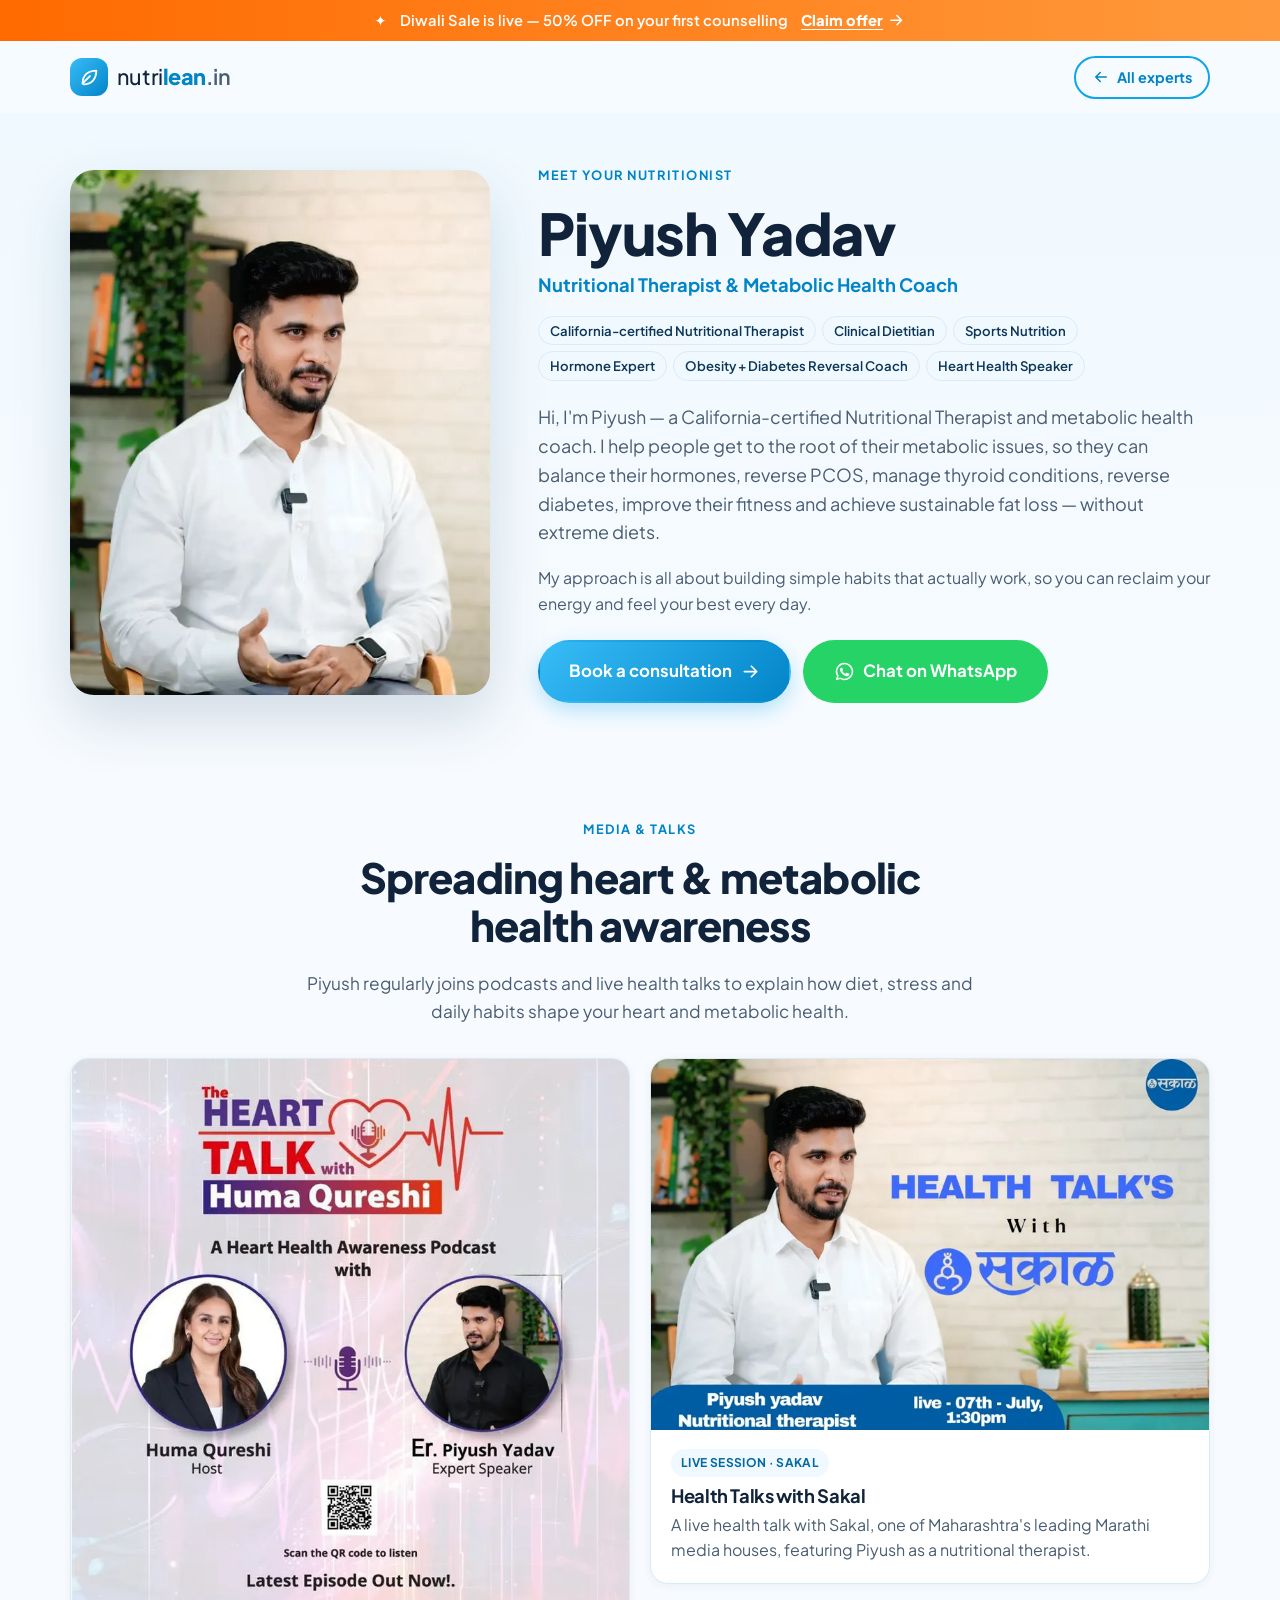
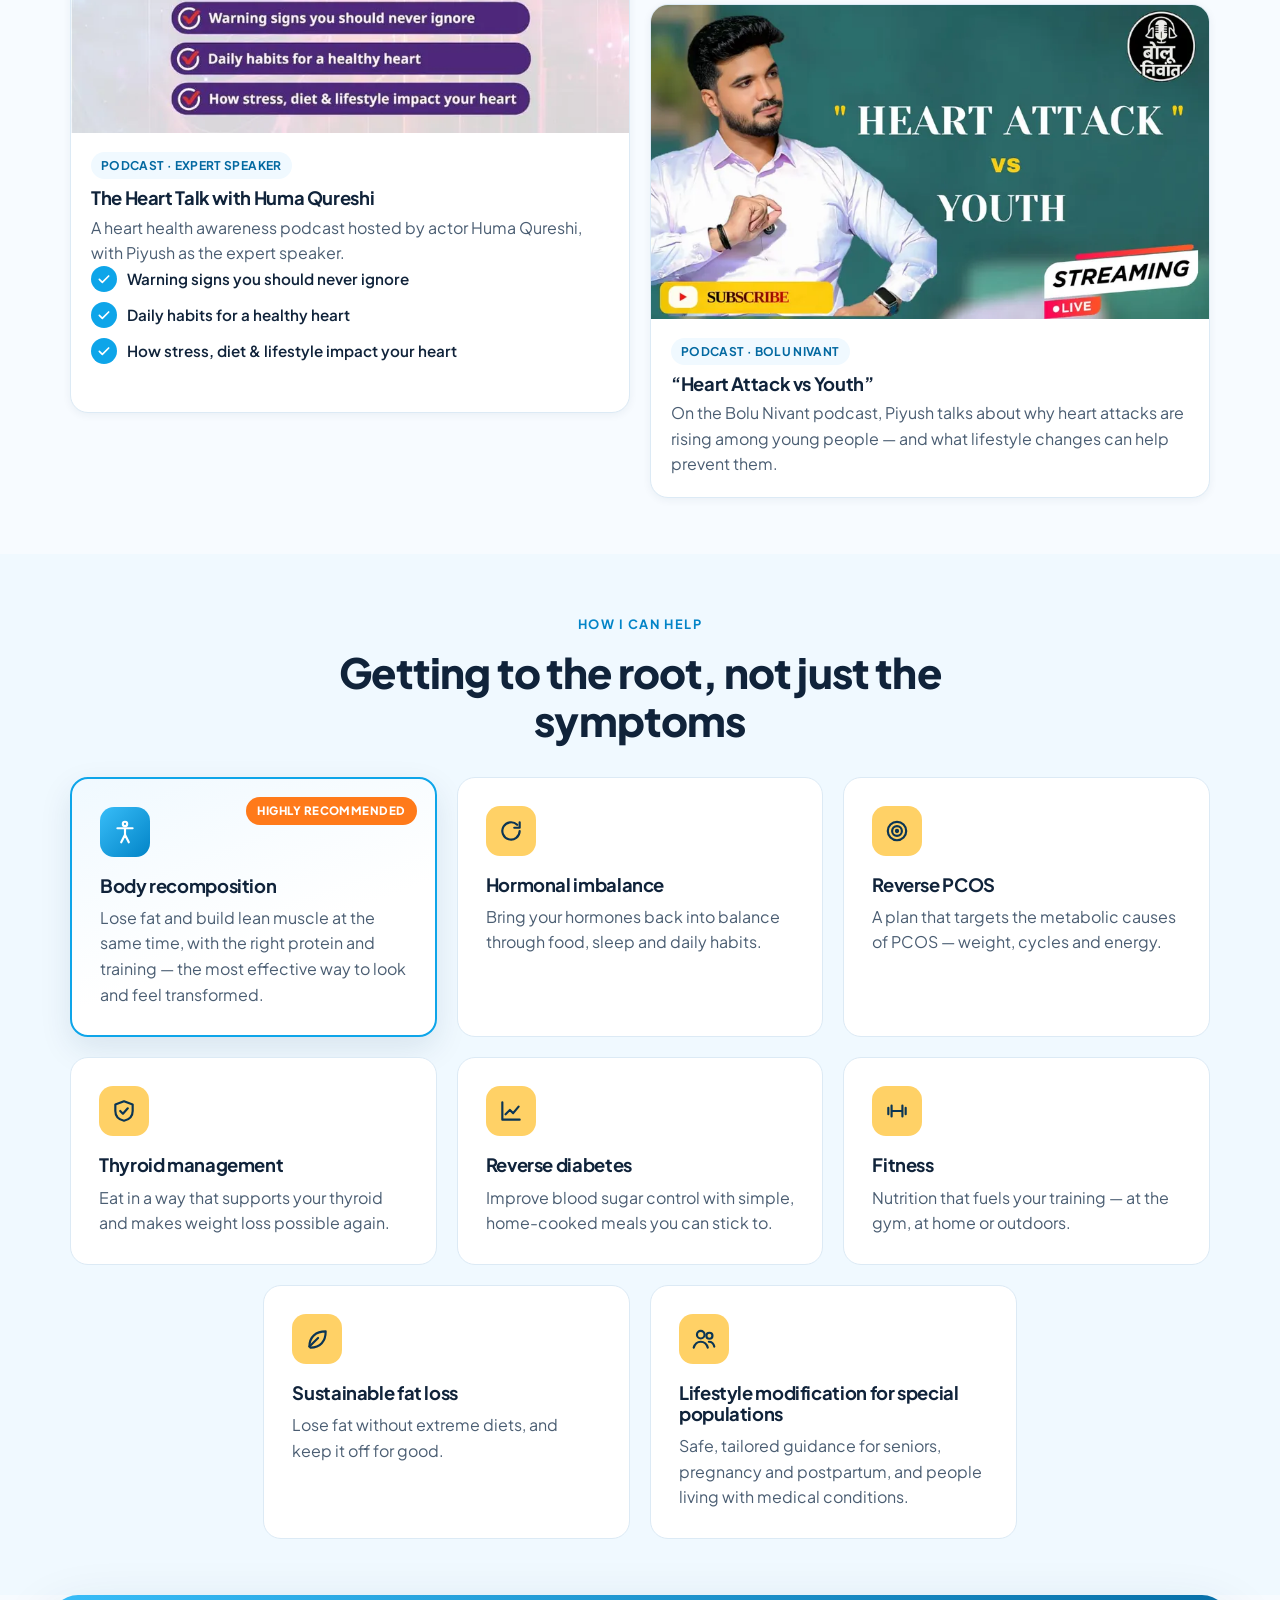
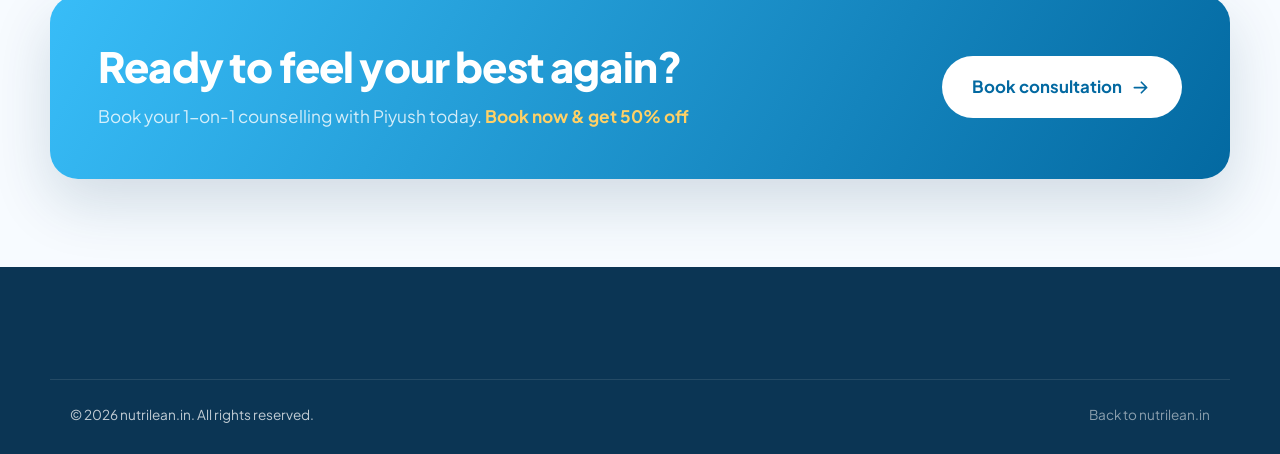
<file: experts/piyush-yadav.html>
<!doctype html>
<html lang="en">
<head>
  <meta charset="utf-8">
  <meta name="viewport" content="width=device-width, initial-scale=1">
  <title>Piyush Yadav — Nutritional Therapist &amp; Metabolic Health Coach | nutrilean.in</title>
  <meta name="description" content="Piyush Yadav is a California-certified Nutritional Therapist and metabolic health coach helping people balance hormones, reverse PCOS, manage thyroid, reverse diabetes and lose fat without extreme diets.">
  <link rel="canonical" href="https://www.nutrilean.in/experts/piyush-yadav">
  <meta property="og:type" content="profile">
  <meta property="og:site_name" content="nutrilean.in">
  <meta property="og:url" content="https://www.nutrilean.in/experts/piyush-yadav">
  <meta property="og:title" content="Piyush Yadav — Nutritional Therapist &amp; Metabolic Health Coach">
  <meta property="og:description" content="Get to the root of metabolic issues — hormones, PCOS, thyroid, diabetes and sustainable fat loss without extreme diets.">
  <meta property="og:image" content="https://www.nutrilean.in/assets/images/experts/piyush-yadav.webp">
  <meta name="twitter:card" content="summary_large_image">
  <meta name="theme-color" content="#0ea5e9">
  <link rel="icon" href="../favicon.svg" type="image/svg+xml">
  <link rel="apple-touch-icon" href="../assets/images/logo.png">
  <link rel="preconnect" href="https://fonts.googleapis.com">
  <link rel="preconnect" href="https://fonts.gstatic.com" crossorigin>
  <link href="https://fonts.googleapis.com/css2?family=Plus+Jakarta+Sans:wght@400;500;600;700;800&display=swap" rel="stylesheet">
  <link rel="stylesheet" href="../css/styles.css">
  <script type="application/ld+json">
  {
    "@context": "https://schema.org",
    "@type": "Person",
    "name": "Piyush Yadav",
    "url": "https://www.nutrilean.in/experts/piyush-yadav",
    "image": "https://www.nutrilean.in/assets/images/experts/piyush-yadav.webp",
    "jobTitle": "Nutritional Therapist and Metabolic Health Coach",
    "worksFor": { "@type": "Organization", "name": "nutrilean.in", "url": "https://www.nutrilean.in/" },
    "knowsAbout": ["Hormonal imbalance", "PCOS", "Thyroid", "Diabetes reversal", "Clinical nutrition", "Sports nutrition", "Fat loss"]
  }
  </script>
  <script>document.documentElement.classList.add('js')</script>
  <script src="../js/placeholder.js"></script>
  <script src="../js/config.js"></script>
  <script src="../js/main.js" defer></script>
</head>
<body>

  <svg width="0" height="0" style="position:absolute" aria-hidden="true">
    <symbol id="i-check" viewBox="0 0 24 24"><path fill="none" stroke="currentColor" stroke-width="2.5" stroke-linecap="round" stroke-linejoin="round" d="M5 12.5l4.5 4.5L19 7.5"/></symbol>
    <symbol id="i-arrow" viewBox="0 0 24 24"><path fill="none" stroke="currentColor" stroke-width="2" stroke-linecap="round" stroke-linejoin="round" d="M5 12h14M13 6l6 6-6 6"/></symbol>
    <symbol id="i-back" viewBox="0 0 24 24"><path fill="none" stroke="currentColor" stroke-width="2" stroke-linecap="round" stroke-linejoin="round" d="M19 12H5M11 6l-6 6 6 6"/></symbol>
    <symbol id="i-leaf" viewBox="0 0 24 24"><g fill="none" stroke="currentColor" stroke-width="2" stroke-linecap="round" stroke-linejoin="round"><path d="M5 19c0-9 6-14 15-14 0 9-5 15-14 15"/><path d="M5 19l8-8"/></g></symbol>
    <symbol id="i-refresh" viewBox="0 0 24 24"><g fill="none" stroke="currentColor" stroke-width="2" stroke-linecap="round" stroke-linejoin="round"><path d="M20 12a8 8 0 1 1-2.3-5.7"/><path d="M20 4v5h-5"/></g></symbol>
    <symbol id="i-target" viewBox="0 0 24 24"><g fill="none" stroke="currentColor" stroke-width="2"><circle cx="12" cy="12" r="8.5"/><circle cx="12" cy="12" r="4.5"/><circle cx="12" cy="12" r="1" fill="currentColor"/></g></symbol>
    <symbol id="i-chart" viewBox="0 0 24 24"><g fill="none" stroke="currentColor" stroke-width="2" stroke-linecap="round" stroke-linejoin="round"><path d="M4 4v16h16"/><path d="M7 15l4-4 3 3 5-6"/></g></symbol>
    <symbol id="i-shield" viewBox="0 0 24 24"><g fill="none" stroke="currentColor" stroke-width="2" stroke-linecap="round" stroke-linejoin="round"><path d="M12 3l8 3v6c0 5-3.5 8-8 9-4.5-1-8-4-8-9V6l8-3z"/><path d="M8.5 12l2.5 2.5 4.5-5"/></g></symbol>
    <symbol id="i-body" viewBox="0 0 24 24"><g fill="none" stroke="currentColor" stroke-width="2" stroke-linecap="round"><circle cx="12" cy="4.5" r="2"/><path d="M5 8.5h14M12 8.5v6M12 14.5l-3.5 7M12 14.5l3.5 7"/></g></symbol>
    <symbol id="i-users" viewBox="0 0 24 24"><g fill="none" stroke="currentColor" stroke-width="2" stroke-linecap="round"><circle cx="9" cy="8" r="3.5"/><path d="M2.5 20c1-3.5 3.5-5.5 6.5-5.5s5.5 2 6.5 5.5"/><circle cx="17" cy="9" r="2.8"/><path d="M16.5 14.5c2.6 0 4.4 1.7 5 4.5"/></g></symbol>
    <symbol id="i-dumbbell" viewBox="0 0 24 24"><g fill="none" stroke="currentColor" stroke-width="2" stroke-linecap="round"><path d="M7 7v10M4 9v6M17 7v10M20 9v6M7 12h10"/></g></symbol>
    <symbol id="i-whatsapp" viewBox="0 0 24 24"><path fill="currentColor" d="M12 2a10 10 0 0 0-8.6 15.1L2 22l5-1.3A10 10 0 1 0 12 2zm0 18.2a8.2 8.2 0 0 1-4.2-1.2l-.3-.2-3 .8.8-2.9-.2-.3A8.2 8.2 0 1 1 12 20.2zm4.5-6.1c-.2-.1-1.5-.7-1.7-.8s-.4-.1-.6.1-.7.8-.8 1-.3.2-.5.1a6.7 6.7 0 0 1-3.3-2.9c-.3-.4.3-.4.7-1.4.1-.2 0-.3 0-.4l-.8-1.8c-.2-.5-.4-.4-.6-.4h-.5a1 1 0 0 0-.7.3 3 3 0 0 0-.9 2.2 5.2 5.2 0 0 0 1.1 2.7 11.9 11.9 0 0 0 4.5 4c1.7.7 2.4.8 3.2.6a2.8 2.8 0 0 0 1.8-1.3 2.3 2.3 0 0 0 .2-1.3c-.1-.1-.3-.2-.5-.3z"/></symbol>
  </svg>

  <div class="offer-bar" data-offer-bar hidden>
    <span class="offer-bar__spark" aria-hidden="true">✦</span>
    <span data-offer-banner></span>
    <a href="../book" class="offer-bar__link">Claim offer <svg class="icon"><use href="#i-arrow"/></svg></a>
  </div>

  <header class="site-header">
    <div class="container site-header__inner">
      <a href="../" class="logo" aria-label="nutrilean.in home">
        <span class="logo__mark" aria-hidden="true"><svg class="icon"><use href="#i-leaf"/></svg></span>
        <span class="logo__text">nutri<strong>lean</strong><span class="logo__tld">.in</span></span>
      </a>
      <a href="../#experts" class="btn btn--ghost btn--sm"><svg class="icon"><use href="#i-back"/></svg>All experts</a>
    </div>
  </header>

  <main>
    <section class="profile">
      <div class="container profile__inner">
        <div class="profile__photo">
          <img src="../assets/images/experts/piyush-yadav.webp" srcset="../assets/images/experts/piyush-yadav-400.webp 400w, ../assets/images/experts/piyush-yadav.webp 682w" sizes="(max-width: 860px) 100vw, 420px" alt="Piyush Yadav, nutritional therapist" width="682" height="853" fetchpriority="high">
        </div>
        <div class="profile__copy">
          <p class="eyebrow">Meet your nutritionist</p>
          <h1>Piyush Yadav</h1>
          <p class="profile__role">Nutritional Therapist &amp; Metabolic Health Coach</p>
          <ul class="expert-card__creds profile__creds">
            <li>California-certified Nutritional Therapist</li>
            <li>Clinical Dietitian</li>
            <li>Sports Nutrition</li>
            <li>Hormone Expert</li>
            <li>Obesity + Diabetes Reversal Coach</li>
            <li>Heart Health Speaker</li>
          </ul>
          <p class="lead">Hi, I'm Piyush — a California-certified Nutritional Therapist and metabolic health coach. I help people get to the root of their metabolic issues, so they can balance their hormones, reverse PCOS, manage thyroid conditions, reverse diabetes, improve their fitness and achieve sustainable fat loss — without extreme diets.</p>
          <p>My approach is all about building simple habits that actually work, so you can reclaim your energy and feel your best every day.</p>
          <div class="profile__actions">
            <a href="../book" class="btn btn--primary btn--lg">Book a consultation <svg class="icon"><use href="#i-arrow"/></svg></a>
            <a class="btn btn--whatsapp btn--lg" data-whatsapp-link target="_blank" rel="noopener"><svg class="icon"><use href="#i-whatsapp"/></svg>Chat on WhatsApp</a>
          </div>
        </div>
      </div>
    </section>

    <section class="section">
      <div class="container">
        <div class="section__head">
          <p class="eyebrow">Media &amp; talks</p>
          <h2>Spreading heart &amp; metabolic health awareness</h2>
          <p>Piyush regularly joins podcasts and live health talks to explain how diet, stress and daily habits shape your heart and metabolic health.</p>
        </div>
        <div class="media-grid">
          <article class="media-card media-card--tall">
            <img src="../assets/images/media/heart-talk-huma-qureshi.webp" srcset="../assets/images/media/heart-talk-huma-qureshi-400.webp 400w, ../assets/images/media/heart-talk-huma-qureshi.webp 800w" sizes="(max-width: 860px) 100vw, 560px" alt="The Heart Talk with Huma Qureshi podcast poster featuring Piyush Yadav as expert speaker" width="800" height="967" loading="lazy" decoding="async">
            <div class="media-card__body">
              <span class="media-card__tag">Podcast · Expert speaker</span>
              <h3>The Heart Talk with Huma Qureshi</h3>
              <p>A heart health awareness podcast hosted by actor Huma Qureshi, with Piyush as the expert speaker.</p>
              <ul class="checklist media-card__list">
                <li><svg class="icon"><use href="#i-check"/></svg>Warning signs you should never ignore</li>
                <li><svg class="icon"><use href="#i-check"/></svg>Daily habits for a healthy heart</li>
                <li><svg class="icon"><use href="#i-check"/></svg>How stress, diet &amp; lifestyle impact your heart</li>
              </ul>
            </div>
          </article>
          <article class="media-card">
            <img src="../assets/images/media/sakal-health-talks.webp" srcset="../assets/images/media/sakal-health-talks-400.webp 400w, ../assets/images/media/sakal-health-talks.webp 800w" sizes="(max-width: 860px) 100vw, 560px" alt="Health Talks with Sakal featuring Piyush Yadav, nutritional therapist" width="800" height="533" loading="lazy" decoding="async">
            <div class="media-card__body">
              <span class="media-card__tag">Live session · Sakal</span>
              <h3>Health Talks with Sakal</h3>
              <p>A live health talk with Sakal, one of Maharashtra's leading Marathi media houses, featuring Piyush as a nutritional therapist.</p>
            </div>
          </article>
          <article class="media-card">
            <img src="../assets/images/media/bolu-nivant-heart-attack-vs-youth.webp" srcset="../assets/images/media/bolu-nivant-heart-attack-vs-youth-400.webp 400w, ../assets/images/media/bolu-nivant-heart-attack-vs-youth.webp 800w" sizes="(max-width: 860px) 100vw, 560px" alt="Heart Attack vs Youth episode on the Bolu Nivant podcast with Piyush Yadav" width="800" height="450" loading="lazy" decoding="async">
            <div class="media-card__body">
              <span class="media-card__tag">Podcast · Bolu Nivant</span>
              <h3>“Heart Attack vs Youth”</h3>
              <p>On the Bolu Nivant podcast, Piyush talks about why heart attacks are rising among young people — and what lifestyle changes can help prevent them.</p>
            </div>
          </article>
        </div>
      </div>
    </section>

    <section class="section section--tint">
      <div class="container">
        <div class="section__head">
          <p class="eyebrow">How I can help</p>
          <h2>Getting to the root, not just the symptoms</h2>
        </div>
        <div class="feature-grid profile__help">
          <article class="feature feature--featured">
            <span class="feature__badge">Highly recommended</span>
            <span class="feature__icon"><svg class="icon"><use href="#i-body"/></svg></span>
            <h3>Body recomposition</h3>
            <p>Lose fat and build lean muscle at the same time, with the right protein and training — the most effective way to look and feel transformed.</p>
          </article>
          <article class="feature">
            <span class="feature__icon"><svg class="icon"><use href="#i-refresh"/></svg></span>
            <h3>Hormonal imbalance</h3>
            <p>Bring your hormones back into balance through food, sleep and daily habits.</p>
          </article>
          <article class="feature">
            <span class="feature__icon"><svg class="icon"><use href="#i-target"/></svg></span>
            <h3>Reverse PCOS</h3>
            <p>A plan that targets the metabolic causes of PCOS — weight, cycles and energy.</p>
          </article>
          <article class="feature">
            <span class="feature__icon"><svg class="icon"><use href="#i-shield"/></svg></span>
            <h3>Thyroid management</h3>
            <p>Eat in a way that supports your thyroid and makes weight loss possible again.</p>
          </article>
          <article class="feature">
            <span class="feature__icon"><svg class="icon"><use href="#i-chart"/></svg></span>
            <h3>Reverse diabetes</h3>
            <p>Improve blood sugar control with simple, home-cooked meals you can stick to.</p>
          </article>
          <article class="feature">
            <span class="feature__icon"><svg class="icon"><use href="#i-dumbbell"/></svg></span>
            <h3>Fitness</h3>
            <p>Nutrition that fuels your training — at the gym, at home or outdoors.</p>
          </article>
          <article class="feature">
            <span class="feature__icon"><svg class="icon"><use href="#i-leaf"/></svg></span>
            <h3>Sustainable fat loss</h3>
            <p>Lose fat without extreme diets, and keep it off for good.</p>
          </article>
          <article class="feature">
            <span class="feature__icon"><svg class="icon"><use href="#i-users"/></svg></span>
            <h3>Lifestyle modification for special populations</h3>
            <p>Safe, tailored guidance for seniors, pregnancy and postpartum, and people living with medical conditions.</p>
          </article>
        </div>
      </div>
    </section>

    <section class="cta-band">
      <div class="container cta-band__inner">
        <div>
          <h2>Ready to feel your best again?</h2>
          <p>Book your 1-on-1 counselling with Piyush today. <span data-offer-cta></span></p>
        </div>
        <a href="../book" class="btn btn--light btn--lg">Book consultation <svg class="icon"><use href="#i-arrow"/></svg></a>
      </div>
    </section>
  </main>

  <footer class="site-footer">
    <div class="container site-footer__bottom">
      <p>© <span data-year></span> nutrilean.in. All rights reserved.</p>
      <p class="site-footer__note"><a href="../">Back to nutrilean.in</a></p>
    </div>
  </footer>
</body>
</html>
</file>
<file: css/styles.css>
/* ==========================================================
   nutrilean.in — styles
   ========================================================== */

:root {
  --blue-900: #0b3554;
  --blue-800: #0369a1;
  --blue-700: #0ea5e9;
  --blue-600: #0284c7;
  --blue-100: #e0f2fe;
  --blue-50: #f0f9ff;
  --accent: #ffd166;
  --orange: #ff7a1a;
  --orange-100: #fff0e3;
  --cream: #f7fbff;
  --ink: #10233a;
  --ink-2: #4a5d72;
  --line: #dceaf5;
  --white: #fff;
  --red: #d64545;

  --radius: 18px;
  --radius-sm: 12px;
  --shadow-sm: 0 2px 8px rgba(11, 53, 84, .06);
  --shadow: 0 12px 32px rgba(11, 53, 84, .10);
  --shadow-lg: 0 24px 60px rgba(11, 53, 84, .16);

  --font: 'Plus Jakarta Sans', system-ui, -apple-system, 'Segoe UI', Roboto, sans-serif;
  --container: 1180px;
  --header-h: 72px;
}

*, *::before, *::after { box-sizing: border-box; }

html { scroll-behavior: smooth; scroll-padding-top: calc(var(--header-h) + 12px); -webkit-text-size-adjust: 100%; }

body {
  margin: 0;
  font-family: var(--font);
  font-size: 16px;
  line-height: 1.6;
  color: var(--ink);
  background: var(--cream);
  -webkit-font-smoothing: antialiased;
}
body.nav-open { overflow: hidden; }
html, body { overflow-x: clip; }
[hidden] { display: none !important; }

img { max-width: 100%; height: auto; display: block; }
a { color: inherit; }
h1, h2, h3, h4 { line-height: 1.15; margin: 0 0 .5em; letter-spacing: -.02em; }
h1 { font-size: clamp(2.2rem, 5vw, 3.6rem); font-weight: 800; }
h2 { font-size: clamp(1.75rem, 3.6vw, 2.6rem); font-weight: 800; }
h3 { font-size: 1.15rem; font-weight: 700; }
p { margin: 0 0 1em; }

.icon { width: 1.25em; height: 1.25em; flex-shrink: 0; }

.container { width: 100%; max-width: var(--container); margin: 0 auto; padding: 0 20px; }

.eyebrow {
  display: inline-block;
  margin-bottom: .9rem;
  font-size: .8rem;
  font-weight: 700;
  letter-spacing: .12em;
  text-transform: uppercase;
  color: var(--blue-600);
}
.lead { font-size: 1.125rem; color: var(--ink-2); }
.highlight { color: var(--blue-600); position: relative; white-space: nowrap; }
.highlight::after {
  content: ""; position: absolute; left: 0; right: 0; bottom: .06em; height: .22em;
  background: var(--accent); opacity: .55; z-index: -1; border-radius: 4px;
}

/* ---------- Buttons ---------- */
.btn {
  display: inline-flex; align-items: center; justify-content: center; gap: .5em;
  padding: .8em 1.4em;
  border: 2px solid transparent;
  border-radius: 999px;
  font: inherit; font-weight: 700; font-size: 1rem;
  text-decoration: none; cursor: pointer;
  transition: transform .15s ease, box-shadow .2s ease, background .2s ease, color .2s ease;
}
.btn:hover { transform: translateY(-2px); }
.btn:active { transform: translateY(0); }
.btn:focus-visible { outline: 3px solid var(--accent); outline-offset: 3px; }
.btn--sm { padding: .55em 1.1em; font-size: .9rem; }
.btn--lg { padding: .95em 1.7em; font-size: 1.05rem; }
.btn--primary { background: linear-gradient(135deg, #38bdf8, #0284c7); color: var(--white); box-shadow: 0 8px 20px rgba(14, 165, 233, .28); }
.btn--primary:hover { background: linear-gradient(135deg, #0ea5e9, #0369a1); box-shadow: 0 12px 26px rgba(14, 165, 233, .34); }
.btn--ghost { border-color: var(--blue-700); color: var(--blue-600); background: transparent; }
.btn--ghost:hover { background: var(--blue-700); color: var(--white); }
.btn--light { background: var(--white); color: var(--blue-800); }
.btn--youtube { background: #ff0033; color: var(--white); }
.btn--instagram { background: linear-gradient(45deg, #f09433, #dc2743 50%, #bc1888); color: var(--white); }
.btn[disabled] { opacity: .6; cursor: not-allowed; transform: none; }

.pill { display: inline-flex; align-items: center; padding: .35em .9em; border-radius: 999px; font-size: .9rem; font-weight: 700; }
.pill--offer { background: var(--orange-100); color: #b94d00; }

/* ---------- Offer bar ---------- */
.offer-bar {
  display: flex; align-items: center; justify-content: center; flex-wrap: wrap; gap: .4em .9em;
  padding: .6em 16px;
  background: linear-gradient(90deg, #ff6a00, #ff9a3c);
  color: var(--white);
  font-size: .92rem; font-weight: 600; text-align: center;
}
.offer-bar[hidden] { display: none; }
.offer-bar__spark { animation: twinkle 1.6s ease-in-out infinite; }
.offer-bar__link {
  display: inline-flex; align-items: center; gap: .3em;
  color: var(--white); font-weight: 800; text-decoration: underline; text-underline-offset: 3px;
}
@keyframes twinkle { 50% { opacity: .35; transform: scale(.8); } }

/* ---------- Header ---------- */
.site-header {
  position: sticky; top: 0; z-index: 50;
  background: rgba(247, 251, 255, .9);
  backdrop-filter: saturate(1.4) blur(12px);
  -webkit-backdrop-filter: saturate(1.4) blur(12px);
  transition: box-shadow .2s ease;
}
.site-header.is-scrolled { box-shadow: 0 1px 0 var(--line), var(--shadow-sm); }
.site-header__inner { display: flex; align-items: center; justify-content: space-between; height: var(--header-h); }

.logo { display: inline-flex; align-items: center; gap: .55rem; text-decoration: none; color: var(--ink); }
.logo__mark {
  display: grid; place-items: center;
  width: 38px; height: 38px; border-radius: 12px;
  background: linear-gradient(135deg, #38bdf8, #0284c7); color: var(--white);
}
.logo__mark .icon { width: 22px; height: 22px; }
.logo__text { font-size: 1.35rem; font-weight: 500; letter-spacing: -.02em; }
.logo__text strong { font-weight: 800; color: var(--blue-600); }
.logo__tld { color: var(--ink-2); font-weight: 600; }
.logo--light { color: var(--white); }
.logo--light .logo__text strong { color: var(--accent); }
.logo--light .logo__tld { color: rgba(255, 255, 255, .7); }

.nav { display: flex; align-items: center; gap: 1.6rem; }
.nav a:not(.btn) { text-decoration: none; font-weight: 600; font-size: .95rem; color: var(--ink-2); transition: color .15s; }
.nav a:not(.btn):hover { color: var(--blue-600); }

.nav-toggle {
  display: none; width: 44px; height: 44px; padding: 10px;
  background: none; border: 0; cursor: pointer;
}
.nav-toggle span { display: block; height: 2px; margin: 5px 0; background: var(--ink); border-radius: 2px; transition: transform .25s, opacity .25s; }
.nav-toggle[aria-expanded="true"] span:nth-child(1) { transform: translateY(7px) rotate(45deg); }
.nav-toggle[aria-expanded="true"] span:nth-child(2) { opacity: 0; }
.nav-toggle[aria-expanded="true"] span:nth-child(3) { transform: translateY(-7px) rotate(-45deg); }

/* ---------- Hero ---------- */
.hero {
  position: relative; overflow: hidden;
  padding: 56px 0 80px;
  background:
    radial-gradient(900px 500px at 85% 10%, rgba(56, 189, 248, .28), transparent 60%),
    radial-gradient(700px 500px at 0% 100%, rgba(14, 165, 233, .10), transparent 60%);
}
.hero__inner { display: grid; grid-template-columns: 1.1fr .9fr; gap: 56px; align-items: center; }
.hero h1 { position: relative; z-index: 0; }
.hero__actions { display: flex; flex-wrap: wrap; gap: 12px; margin: 28px 0 16px; }
.hero__offer { margin: 0 0 32px; }
.hero__offer[hidden] { display: none; }
.hero__stats { display: flex; flex-wrap: wrap; gap: 14px; list-style: none; padding: 0; margin: 0; }
.hero__stats li {
  flex: 1 1 140px;
  padding: 14px 18px;
  background: var(--white); border: 1px solid var(--line); border-radius: var(--radius-sm);
}
.hero__stats strong { display: block; font-size: 1.6rem; font-weight: 800; color: var(--blue-600); line-height: 1.1; }
.hero__stats span { font-size: .85rem; color: var(--ink-2); }

.hero__media { position: relative; }
.hero__media img {
  width: 100%; aspect-ratio: 6 / 7; object-fit: cover; object-position: 52% 30%;
  border-radius: 28px; box-shadow: var(--shadow-lg);
}
.hero__badge {
  position: absolute; left: -24px; bottom: 32px;
  display: flex; align-items: center; gap: 12px;
  padding: 14px 18px;
  background: var(--white); border-radius: var(--radius-sm); box-shadow: var(--shadow);
}
.hero__badge .icon { width: 36px; height: 36px; color: var(--blue-600); }
.hero__badge strong { display: block; font-size: .98rem; }
.hero__badge span { font-size: .85rem; color: var(--ink-2); }

/* ---------- Sections ---------- */
.section { padding: 56px 0; }
.section--tint { background: var(--blue-50); }
.section--dark { background: var(--blue-900); color: var(--white); }
.section--dark .eyebrow { color: var(--accent); }
.section__head { max-width: 680px; margin: 0 auto 32px; text-align: center; }
.section__head p:last-child { color: var(--ink-2); font-size: 1.08rem; margin: 0; }
.section__cta { display: flex; flex-direction: column; align-items: center; gap: 10px; margin-top: 32px; }
.section__cta-note { font-weight: 600; color: #b94d00; font-size: .95rem; }

/* Transformations */
.transform-grid { display: flex; flex-wrap: wrap; justify-content: center; gap: 20px; }
.transform-card {
  flex: 0 1 360px; margin: 0; overflow: hidden;
  background: var(--white); border-radius: var(--radius); box-shadow: var(--shadow-sm);
  transition: transform .25s ease, box-shadow .25s ease;
}
.transform-card:hover { transform: translateY(-4px); box-shadow: var(--shadow); }
.transform-card img { width: 100%; aspect-ratio: 4 / 5; object-fit: cover; }
.transform-card__pair { display: grid; grid-template-columns: 1fr 1fr; gap: 3px; background: var(--white); }
.transform-card__photo { position: relative; }
.transform-card__pair img { aspect-ratio: 2 / 3; }
.transform-card img.transform-card__single { aspect-ratio: auto; height: auto; }
.transform-card__tag {
  position: absolute; left: 10px; bottom: 10px;
  padding: 5px 12px; border-radius: 999px;
  font-size: .8rem; font-weight: 800; letter-spacing: .02em;
  background: rgba(16, 35, 58, .78); color: var(--white);
}
.transform-card__tag--After { background: linear-gradient(135deg, #38bdf8, #0284c7); }
.transform-card figcaption { padding: 14px 18px 16px; }
.transform-card strong { display: block; font-size: 1.15rem; color: var(--blue-600); }
.transform-card figcaption span { font-size: .9rem; color: var(--ink-2); }

/* Experts */
.expert-grid { display: grid; grid-template-columns: repeat(auto-fit, minmax(260px, 360px)); justify-content: center; gap: 24px; }
.expert-card {
  overflow: hidden;
  background: var(--white); border-radius: var(--radius); box-shadow: var(--shadow-sm);
  transition: transform .25s ease, box-shadow .25s ease;
}
.expert-card:hover { transform: translateY(-4px); box-shadow: var(--shadow); }
.expert-card img { width: 100%; aspect-ratio: 4 / 5; object-fit: cover; }
.expert-card__body { padding: 18px 20px 22px; }
.expert-card h3 { margin: 0; font-size: 1.25rem; }
.expert-card__role { margin: 2px 0 12px; font-weight: 700; color: var(--blue-600); }
.expert-card__creds { list-style: none; padding: 0; margin: 0; display: flex; flex-wrap: wrap; gap: 6px; }
.expert-card__creds li {
  padding: 5px 11px; border-radius: 999px;
  font-size: .82rem; font-weight: 600; line-height: 1.35;
  background: var(--blue-50); color: var(--blue-900); border: 1px solid var(--line);
}

a.expert-card { display: block; color: inherit; text-decoration: none; }
.expert-card__more { display: inline-flex; align-items: center; gap: 6px; margin-top: 14px; font-weight: 700; color: var(--blue-600); }
.expert-card__more .icon { width: 18px; height: 18px; transition: transform .2s; }
a.expert-card:hover .expert-card__more .icon { transform: translateX(4px); }

/* Expert profile page */
.profile { padding: 48px 0 56px; background: linear-gradient(180deg, var(--blue-50), var(--cream)); }
.profile__inner { display: grid; grid-template-columns: minmax(0, 420px) minmax(0, 1fr); gap: 48px; align-items: center; }
.profile__photo img { width: 100%; height: auto; border-radius: 24px; box-shadow: var(--shadow-lg); }
.profile__copy h1 { margin: 0; }
.profile__role { margin: 4px 0 16px; font-size: 1.15rem; font-weight: 700; color: var(--blue-600); }
.profile__creds { margin-bottom: 22px; }
.profile__copy p:not(.eyebrow):not(.profile__role) { color: var(--ink-2); }
.profile__actions { display: flex; flex-wrap: wrap; gap: 12px; margin-top: 24px; }
.feature-grid.profile__help { display: flex; flex-wrap: wrap; justify-content: center; }
.profile__help .feature { flex: 0 1 calc((100% - 40px) / 3); background: var(--white); border-color: var(--line); }
.profile__help .feature:hover { background: var(--white); box-shadow: var(--shadow); }
.profile__help .feature { position: relative; }
.profile__help .feature--featured { border: 2px solid var(--blue-700); background: linear-gradient(160deg, var(--blue-50), var(--white) 60%); box-shadow: var(--shadow); }
.profile__help .feature--featured .feature__icon { background: linear-gradient(135deg, #38bdf8, #0284c7); color: var(--white); }
.feature__badge {
  position: absolute; top: 18px; right: 18px;
  padding: 5px 11px; border-radius: 999px;
  font-size: .72rem; font-weight: 800; letter-spacing: .04em; text-transform: uppercase;
  background: var(--orange); color: var(--white);
}
.profile__help .feature h3 { color: var(--ink); }
.profile__help .feature p { color: var(--ink-2); }

.media-grid { display: grid; grid-template-columns: 1fr 1fr; gap: 20px; align-items: start; }
.media-card--tall { grid-row: span 2; }
.media-card {
  overflow: hidden;
  background: var(--white); border: 1px solid var(--line); border-radius: var(--radius); box-shadow: var(--shadow-sm);
}
.media-card img { display: block; width: 100%; height: auto; }
.media-card__body { padding: 18px 20px 20px; }
.media-card__tag {
  display: inline-block; margin-bottom: 8px; padding: 4px 10px; border-radius: 999px;
  font-size: .75rem; font-weight: 700; letter-spacing: .03em; text-transform: uppercase;
  background: var(--blue-50); color: var(--blue-800);
}
.media-card h3 { margin: 0 0 6px; font-size: 1.15rem; }
.media-card p { margin: 0; color: var(--ink-2); }
.media-card__list { margin: 14px 0 0; }
.media-card__list li { font-size: .95rem; }

/* Split */
.split { display: grid; grid-template-columns: 1fr 1fr; gap: 56px; align-items: center; }
.checklist { list-style: none; padding: 0; margin: 0 0 28px; display: grid; gap: 10px; }
.checklist li { display: flex; align-items: center; gap: 10px; font-weight: 600; }
.checklist .icon {
  width: 26px; height: 26px; padding: 5px; border-radius: 50%;
  background: var(--blue-700); color: var(--white);
}
.recipe-grid { display: grid; grid-template-columns: 1fr 1fr; gap: 16px; }
.recipe-card { margin: 0; position: relative; overflow: hidden; border-radius: var(--radius); box-shadow: var(--shadow-sm); }
.recipe-card:nth-child(even) { transform: translateY(28px); }
.recipe-card img { width: 100%; aspect-ratio: 4 / 5; object-fit: cover; transition: transform .5s ease; }
.recipe-card:hover img { transform: scale(1.05); }
.recipe-card figcaption {
  position: absolute; left: 10px; right: 10px; bottom: 10px;
  padding: 9px 12px; border-radius: 10px;
  background: rgba(255, 255, 255, .94); box-shadow: var(--shadow-sm);
}
.recipe-card figcaption strong { display: block; font-size: .92rem; line-height: 1.25; }
.recipe-card figcaption span { display: block; margin-top: 2px; font-size: .78rem; line-height: 1.35; color: var(--ink-2); }

/* Consultation path */
.path {
  list-style: none; padding: 0; margin: 0;
  display: grid; grid-template-columns: repeat(3, 1fr); gap: 24px;
  counter-reset: path;
}
.path__step {
  position: relative; padding: 32px 28px;
  background: var(--white); border: 1px solid var(--line); border-radius: var(--radius);
  text-align: center;
}
.path__step:not(:last-child)::after {
  content: ""; position: absolute; top: 58px; right: -24px; width: 24px; height: 2px;
  background: repeating-linear-gradient(90deg, var(--blue-600) 0 6px, transparent 6px 10px);
}
.path__icon {
  display: inline-grid; place-items: center;
  width: 56px; height: 56px; margin-bottom: 16px; border-radius: 16px;
  background: var(--blue-100); color: var(--blue-600);
}
.path__icon .icon { width: 28px; height: 28px; }
.path__step p { color: var(--ink-2); margin: 0; }

/* Why choose us */
.feature-grid { display: grid; grid-template-columns: repeat(3, 1fr); gap: 20px; }
.feature {
  padding: 28px;
  background: rgba(255, 255, 255, .05); border: 1px solid rgba(255, 255, 255, .1); border-radius: var(--radius);
  transition: background .2s, transform .25s;
}
.feature:hover { background: rgba(255, 255, 255, .09); transform: translateY(-4px); }
.feature__icon {
  display: inline-grid; place-items: center;
  width: 50px; height: 50px; margin-bottom: 18px; border-radius: 14px;
  background: var(--accent); color: var(--blue-900);
}
.feature__icon .icon { width: 26px; height: 26px; }
.feature p { color: rgba(255, 255, 255, .72); margin: 0; }

/* Programme */
.programme { display: grid; grid-template-columns: .9fr 1.1fr; gap: 56px; align-items: start; }
.programme__copy { position: sticky; top: calc(var(--header-h) + 24px); }
.guarantee {
  display: flex; gap: 14px; align-items: flex-start;
  margin: 8px 0 28px; padding: 18px 20px;
  background: var(--orange-100); border-radius: var(--radius-sm);
}
.guarantee .icon { width: 34px; height: 34px; color: var(--orange); }
.guarantee strong { display: block; }
.guarantee span { font-size: .95rem; color: var(--ink-2); }
.includes { list-style: none; padding: 0; margin: 0; display: grid; gap: 12px; }
.includes li {
  display: flex; align-items: center; gap: 16px;
  padding: 18px 20px;
  background: var(--white); border: 1px solid var(--line); border-radius: var(--radius-sm);
  transition: border-color .2s, box-shadow .2s;
}
.includes li:hover { border-color: var(--blue-600); box-shadow: var(--shadow-sm); }
.includes__icon {
  display: grid; place-items: center; flex-shrink: 0;
  width: 46px; height: 46px; border-radius: 12px;
  background: var(--blue-100); color: var(--blue-600);
}
.includes strong { display: block; }
.includes span { font-size: .92rem; color: var(--ink-2); }

/* Timeline */
.timeline { list-style: none; padding: 0; margin: 0 auto; max-width: 760px; position: relative; }
.timeline::before {
  content: ""; position: absolute; left: 23px; top: 24px; bottom: 24px; width: 2px;
  background: linear-gradient(var(--blue-600), var(--accent));
}
.timeline__item { position: relative; display: flex; gap: 24px; padding: 0 0 28px; }
.timeline__item:last-child { padding-bottom: 0; }
.timeline__num {
  position: relative; z-index: 1; flex-shrink: 0;
  display: grid; place-items: center;
  width: 48px; height: 48px; border-radius: 50%;
  background: var(--blue-700); color: var(--white); font-weight: 800; font-size: 1.1rem;
  box-shadow: 0 0 0 6px var(--blue-50);
}
.timeline__item > div {
  flex: 1; padding: 20px 24px;
  background: var(--white); border-radius: var(--radius); box-shadow: var(--shadow-sm);
}
.timeline__item p { color: var(--ink-2); margin: 0; }
.tags { display: flex; flex-wrap: wrap; gap: 8px; margin-top: 14px; }
.tag {
  display: inline-flex; align-items: center; gap: 6px;
  padding: 6px 12px; border-radius: 999px;
  background: var(--blue-100); color: var(--blue-800); font-size: .85rem; font-weight: 700;
}
.tag .icon { width: 16px; height: 16px; }
.tag--no { background: #fdeaea; color: #a83232; }
.tag--no::before { content: "✕"; font-size: .8em; }

/* Client video stories */
.video-rail { position: relative; }
.video-track {
  display: flex; gap: 16px; overflow-x: auto; scroll-snap-type: x mandatory;
  padding: 4px 4px 16px; margin: 0 -4px; scrollbar-width: thin;
}
.video-card {
  flex: 0 0 260px; margin: 0; scroll-snap-align: start; overflow: hidden;
  background: var(--white); border: 1px solid var(--line); border-radius: var(--radius);
}
.video-card__media { position: relative; background: var(--blue-900); }
.video-card video { display: block; width: 100%; height: auto; aspect-ratio: 9 / 16; object-fit: cover; cursor: pointer; }
.video-card figcaption { padding: 12px 16px 14px; }
.video-card figcaption strong { display: block; color: var(--blue-600); line-height: 1.3; }
.video-card figcaption span { font-size: .9rem; color: var(--ink-2); }
.video-rail__btn {
  position: absolute; top: calc(50% - 50px); z-index: 1;
  display: grid; place-items: center; width: 46px; height: 46px;
  border: 1px solid var(--line); border-radius: 50%; cursor: pointer;
  background: var(--white); color: var(--blue-800); box-shadow: var(--shadow);
}
.video-rail__btn:hover { background: var(--blue-50); }
.video-rail__btn--prev { left: -18px; }
.video-rail__btn--prev .icon { transform: rotate(180deg); }
.video-rail__btn--next { right: -18px; }
.social-row { display: flex; flex-wrap: wrap; justify-content: center; gap: 12px; margin-top: 40px; }

/* CTA band */
.cta-band { padding: 0 0 88px; }
.cta-band__inner {
  display: flex; align-items: center; justify-content: space-between; gap: 24px; flex-wrap: wrap;
  padding: 48px;
  background: linear-gradient(120deg, #38bdf8, #0369a1);
  border-radius: 28px; color: var(--white);
  box-shadow: var(--shadow-lg);
}
.cta-band h2 { margin-bottom: .3em; }
.cta-band p { margin: 0; color: rgba(255, 255, 255, .8); font-size: 1.08rem; }
.cta-band p span { color: var(--accent); font-weight: 700; }

/* Footer */
.site-footer { background: var(--blue-900); color: rgba(255, 255, 255, .75); padding: 64px 0 28px; }
.site-footer__inner { display: grid; grid-template-columns: 1.6fr 1fr 1fr; gap: 40px; }
.site-footer__brand p { margin-top: 16px; max-width: 340px; }
.site-footer h4 { color: var(--white); font-size: 1rem; margin-bottom: 14px; }
.site-footer ul { list-style: none; padding: 0; margin: 0; display: grid; gap: 10px; }
.site-footer a { text-decoration: none; transition: color .15s; }
.site-footer a:hover { color: var(--accent); }
.site-footer__social { display: flex; gap: 12px; margin-top: 4px; }
.site-footer__social a {
  display: grid; place-items: center; width: 40px; height: 40px; border-radius: 50%;
  background: rgba(255, 255, 255, .08);
}
.site-footer__bottom {
  display: flex; justify-content: space-between; gap: 16px; flex-wrap: wrap;
  margin-top: 48px; padding-top: 24px; border-top: 1px solid rgba(255, 255, 255, .1);
  font-size: .85rem;
}
.site-footer__bottom p { margin: 0; }
.site-footer__note { opacity: .7; }

/* WhatsApp floating button */
.whatsapp-float {
  position: fixed; right: 20px; bottom: 20px; z-index: 60;
  display: grid; place-items: center;
  width: 58px; height: 58px; border-radius: 50%;
  background: #25d366; color: var(--white);
  box-shadow: 0 10px 24px rgba(37, 211, 102, .45);
  transition: transform .2s;
}
.whatsapp-float:hover { transform: scale(1.08); }
.whatsapp-float .icon { width: 32px; height: 32px; }

/* Reveal animation (only when JS is running) */
.js .reveal { opacity: 0; transform: translateY(24px); transition: opacity .7s ease, transform .7s ease; }
.js .reveal.is-visible { opacity: 1; transform: none; }
@media (prefers-reduced-motion: reduce) {
  html { scroll-behavior: auto; }
  .js .reveal { opacity: 1; transform: none; transition: none; }
  .offer-bar__spark { animation: none; }
}

/* ==========================================================
   Booking page
   ========================================================== */
.book {
  min-height: calc(100vh - var(--header-h));
  padding: 48px 0 96px;
  background:
    radial-gradient(800px 400px at 100% 0%, rgba(56, 189, 248, .25), transparent 60%),
    var(--cream);
}
.book__inner { display: grid; grid-template-columns: minmax(0, .8fr) minmax(0, 1.2fr); gap: 48px; align-items: start; }
.book__aside { position: sticky; top: calc(var(--header-h) + 24px); }
.book__aside .checklist { margin-top: 24px; }

.form-card {
  min-width: 0;
  padding: 36px;
  background: var(--white); border-radius: 24px; box-shadow: var(--shadow);
}
.progress { margin-bottom: 28px; }
.progress__meta { display: flex; justify-content: space-between; font-size: .85rem; font-weight: 700; color: var(--ink-2); margin-bottom: 8px; }
.progress__track { height: 8px; border-radius: 999px; background: var(--blue-100); overflow: hidden; }
.progress__bar { height: 100%; width: 25%; border-radius: inherit; background: linear-gradient(90deg, var(--blue-600), var(--accent)); transition: width .35s ease; }

.step { border: 0; padding: 0; margin: 0; min-width: 0; }
.step[hidden] { display: none; }
.step legend { padding: 0; margin-bottom: 6px; font-size: 1.45rem; font-weight: 800; letter-spacing: -.02em; }
.step__hint { color: var(--ink-2); margin-bottom: 22px; }

.field-grid { display: grid; grid-template-columns: 1fr 1fr; gap: 16px; }
.field { display: flex; flex-direction: column; gap: 6px; }
.field--full { grid-column: 1 / -1; }
.field label, .field .field__label { font-weight: 700; font-size: .92rem; }
.field input, .field select, .field textarea {
  width: 100%; padding: 13px 14px;
  font: inherit; color: var(--ink);
  background: var(--cream); border: 1.5px solid var(--line); border-radius: var(--radius-sm);
  transition: border-color .15s, box-shadow .15s, background .15s;
}
.field input:focus, .field select:focus, .field textarea:focus {
  outline: none; border-color: var(--blue-600); background: var(--white);
  box-shadow: 0 0 0 4px rgba(14, 165, 233, .12);
}
.field.has-error input, .field.has-error select { border-color: var(--red); }
.field__error { color: var(--red); font-size: .82rem; font-weight: 600; min-height: 1em; }
.phone-input { display: flex; }
.phone-input span {
  display: grid; place-items: center; padding: 0 12px;
  background: var(--blue-100); border: 1.5px solid var(--line); border-right: 0;
  border-radius: var(--radius-sm) 0 0 var(--radius-sm); font-weight: 700; color: var(--blue-800);
}
.phone-input input { border-radius: 0 var(--radius-sm) var(--radius-sm) 0; }

.segmented { display: flex; gap: 8px; flex-wrap: wrap; }
.segmented label { flex: 1; min-width: 0; }
.segmented .option__box { padding: 13px 8px; }

.options { display: grid; gap: 10px; }
.option { position: relative; display: block; cursor: pointer; }
.option input { position: absolute; opacity: 0; pointer-events: none; }
.option__box {
  display: flex; align-items: center; gap: 12px;
  padding: 14px 16px;
  border: 1.5px solid var(--line); border-radius: var(--radius-sm); background: var(--white);
  font-weight: 600;
  transition: border-color .15s, background .15s;
}
.option__box::before {
  content: ""; flex-shrink: 0; width: 22px; height: 22px;
  border: 2px solid #a9c4da; border-radius: 7px; background: var(--white) center / 14px no-repeat;
  transition: background-color .15s, border-color .15s;
}
.option input[type="radio"] + .option__box::before { border-radius: 50%; }
.option:hover .option__box { border-color: var(--blue-600); }
.option input:checked + .option__box { border-color: var(--blue-700); background: var(--blue-50); }
.option input:checked + .option__box::before {
  border-color: var(--blue-700); background-color: var(--blue-700);
  background-image: url("data:image/svg+xml,%3Csvg xmlns='http://www.w3.org/2000/svg' viewBox='0 0 24 24'%3E%3Cpath fill='none' stroke='white' stroke-width='3.5' stroke-linecap='round' stroke-linejoin='round' d='M5 12.5l4.5 4.5L19 7.5'/%3E%3C/svg%3E");
}
.option input:focus-visible + .option__box { box-shadow: 0 0 0 4px rgba(14, 165, 233, .2); }
.segmented .option__box { justify-content: center; }
.segmented .option__box::before { display: none; }
.options--2 { grid-template-columns: 1fr 1fr; }
.other-field { margin-top: 10px; }
.other-field[hidden] { display: none; }

/* Consultation slots */
.slot-days { display: flex; gap: 8px; overflow-x: auto; padding: 2px 2px 8px; margin: 0 -2px 14px; scrollbar-width: thin; }
.slot-day, .slot-time { position: relative; cursor: pointer; }
.slot-day input, .slot-time input { position: absolute; opacity: 0; pointer-events: none; }
.slot-day span {
  display: flex; flex-direction: column; align-items: center; gap: 1px;
  min-width: 68px; padding: 10px 8px;
  border: 1.5px solid var(--line); border-radius: var(--radius-sm); background: var(--white);
  transition: border-color .15s, background .15s;
}
.slot-day small { font-size: .74rem; font-weight: 600; color: var(--ink-2); text-transform: uppercase; letter-spacing: .04em; }
.slot-day strong { font-size: 1.35rem; line-height: 1.1; }
.slot-day em { margin-top: 4px; font-style: normal; font-size: .7rem; font-weight: 700; color: #15803d; }
.slot-times { display: grid; grid-template-columns: repeat(3, 1fr); gap: 8px; }
.slot-time span {
  display: flex; flex-direction: column; align-items: center; justify-content: center;
  min-height: 52px; padding: 8px 6px;
  border: 1.5px solid var(--line); border-radius: var(--radius-sm); background: var(--white);
  font-weight: 700; transition: border-color .15s, background .15s;
}
.slot-time small { font-size: .7rem; font-weight: 700; text-transform: uppercase; letter-spacing: .04em; }
.slot-day:hover span, .slot-time:hover span { border-color: var(--blue-600); }
.slot-day input:checked + span, .slot-time input:checked + span {
  border-color: var(--blue-700); background: linear-gradient(135deg, #38bdf8, #0284c7); color: var(--white);
}
.slot-day input:checked + span small, .slot-day input:checked + span em { color: var(--white); }
.slot-day input:focus-visible + span, .slot-time input:focus-visible + span { box-shadow: 0 0 0 4px rgba(14, 165, 233, .2); }
.slot-day input:disabled + span, .slot-time input:disabled + span {
  cursor: not-allowed; border-style: dashed; background: #f1f5f9; color: #94a3b8; text-decoration: line-through;
}
.slot-time input:disabled + span small, .slot-day input:disabled + span em { text-decoration: none; color: #b45309; }
.slot-day:has(input:disabled), .slot-time:has(input:disabled) { cursor: not-allowed; }
.slot-day:has(input:disabled):hover span, .slot-time:has(input:disabled):hover span { border-color: var(--line); }

.step__error { color: var(--red); font-weight: 600; font-size: .9rem; margin: 12px 0 0; min-height: 1.2em; }

.form-nav { display: flex; justify-content: space-between; gap: 12px; margin-top: 28px; }
.form-nav .btn--primary { margin-left: auto; }

.book__inner.is-done { grid-template-columns: 1fr; max-width: 760px; }
.book__inner.is-done .book__aside { display: none; }

.success { position: relative; text-align: center; padding: 8px 0; animation: pop-in .6s cubic-bezier(.2, .9, .3, 1.2); }
.success[hidden] { display: none; }
.success__icon {
  display: grid; place-items: center;
  width: 84px; height: 84px; margin: 12px auto 22px; border-radius: 50%;
  background: linear-gradient(135deg, #38bdf8, #0284c7); color: var(--white);
  box-shadow: 0 0 0 10px var(--blue-100), 0 14px 30px rgba(14, 165, 233, .35);
  animation: pulse-ring 2.4s ease-out .6s infinite;
}
.success__icon .icon { width: 44px; height: 44px; }
.success__title { font-size: clamp(1.7rem, 4vw, 2.4rem); max-width: 560px; margin: 0 auto .5em; }
.success__name {
  background: linear-gradient(120deg, #0ea5e9, #0369a1);
  -webkit-background-clip: text; background-clip: text; color: transparent;
}
.success p { color: var(--ink-2); max-width: 520px; margin-left: auto; margin-right: auto; }
.success__lead { font-size: 1.08rem; }
.success__lead strong { color: var(--ink); }
.success__offer {
  display: inline-block; padding: 10px 18px; border-radius: 999px;
  background: var(--orange-100); color: #b94d00 !important; font-weight: 600;
}
.success__next {
  list-style: none; padding: 0; margin: 28px auto; max-width: 520px;
  display: grid; gap: 10px; text-align: left;
}
.success__next li {
  display: flex; align-items: center; gap: 14px;
  padding: 14px 16px; border-radius: var(--radius-sm);
  background: var(--blue-50); border: 1px solid var(--blue-100);
}
.success__next li > span {
  display: grid; place-items: center; flex-shrink: 0;
  width: 34px; height: 34px; border-radius: 50%;
  background: var(--white); color: var(--blue-600); font-weight: 800;
  box-shadow: var(--shadow-sm);
}
.success__next strong { display: block; font-size: .98rem; }
.success__next small { color: var(--ink-2); font-size: .86rem; }
.success__hint { font-size: .92rem; margin-bottom: 4px; }
.success .btn { margin-top: 8px; }

.confetti { position: absolute; inset: -40px 0 auto; height: 0; pointer-events: none; z-index: 2; }
.confetti i {
  position: absolute; top: 0; width: 9px; height: 14px; border-radius: 2px; opacity: 0;
  animation: confetti-fall linear forwards;
}
.confetti i:nth-child(3n) { width: 8px; height: 8px; border-radius: 50%; }
@keyframes confetti-fall {
  0% { opacity: 1; transform: translate(0, 0) rotate(0); }
  100% { opacity: 0; transform: translate(var(--drift), 520px) rotate(var(--spin)); }
}
@keyframes pop-in { from { opacity: 0; transform: scale(.94) translateY(12px); } }
@keyframes pulse-ring {
  0% { box-shadow: 0 0 0 10px var(--blue-100), 0 0 0 10px rgba(56, 189, 248, .45), 0 14px 30px rgba(14, 165, 233, .35); }
  100% { box-shadow: 0 0 0 10px var(--blue-100), 0 0 0 28px rgba(56, 189, 248, 0), 0 14px 30px rgba(14, 165, 233, .35); }
}
@media (prefers-reduced-motion: reduce) {
  .success, .success__icon { animation: none; }
}
.btn--whatsapp { background: #25d366; color: var(--white); }

/* ==========================================================
   Responsive
   ========================================================== */
@media (max-width: 1024px) {
  .hero__inner, .split, .programme, .book__inner { grid-template-columns: 1fr; gap: 40px; }
  .hero__media { max-width: 520px; margin: 0 auto; width: 100%; }
  .hero__badge { left: 12px; }
  .programme__copy, .book__aside { position: static; }
  .feature-grid { grid-template-columns: repeat(2, 1fr); }
  .profile__help .feature { flex-basis: calc((100% - 20px) / 2); }
}

@media (max-width: 860px) {
  .nav-toggle { display: block; }
  .nav {
    position: fixed; inset: var(--header-h) 0 0 0;
    flex-direction: column; align-items: stretch; gap: 0;
    padding: 16px 20px 32px;
    background: var(--cream);
    opacity: 0; transform: translateY(-12px); visibility: hidden;
    transition: opacity .25s ease, transform .25s ease, visibility .25s;
  }
  .nav.is-open { opacity: 1; transform: none; visibility: visible; }
  .nav a:not(.btn) { padding: 16px 4px; border-bottom: 1px solid var(--line); font-size: 1.1rem; }
  .nav__cta { margin-top: 20px; padding: 1em; font-size: 1rem; }
  .path { grid-template-columns: 1fr; }
  .profile__inner { grid-template-columns: 1fr; gap: 28px; }
  .profile__photo { max-width: 420px; }
  .media-grid { grid-template-columns: 1fr; }
  .media-card--tall { grid-row: auto; }
  .path__step:not(:last-child)::after { top: auto; bottom: -24px; right: auto; left: 50%; width: 2px; height: 24px; background: repeating-linear-gradient(var(--blue-600) 0 6px, transparent 6px 10px); }
  .site-footer__inner { grid-template-columns: 1fr 1fr; }
  .site-footer__brand { grid-column: 1 / -1; }
}

@media (max-width: 600px) {
  :root { --header-h: 64px; }
  .container { padding: 0 16px; }
  .section { padding: 40px 0; }
  .hero { padding: 32px 0 56px; }
  .hero__actions .btn { flex: 1 1 100%; }
  .hero__stats li { flex-basis: calc(50% - 7px); padding: 12px 14px; }
  .hero__stats li:last-child { flex-basis: 100%; }
  .feature-grid { grid-template-columns: 1fr; }
  .profile__help .feature { flex-basis: 100%; }
  .video-card { flex-basis: 72%; }
  .video-rail__btn { display: none; }
  .expert-grid { grid-template-columns: 1fr; }
  .transform-card { flex-basis: 100%; }
  .transform-card figcaption { padding: 10px 12px 12px; font-size: .9rem; }
  .recipe-grid { gap: 12px; }
  .recipe-card:nth-child(even) { transform: translateY(16px); }
  .cta-band__inner { padding: 32px 24px; }
  .cta-band__inner .btn { width: 100%; }
  .site-footer__inner { grid-template-columns: 1fr; }
  .form-card { padding: 24px 18px; border-radius: 20px; }
  .field-grid, .options--2 { grid-template-columns: 1fr; }
  .whatsapp-float { width: 52px; height: 52px; right: 16px; bottom: 16px; }
}
</file>
